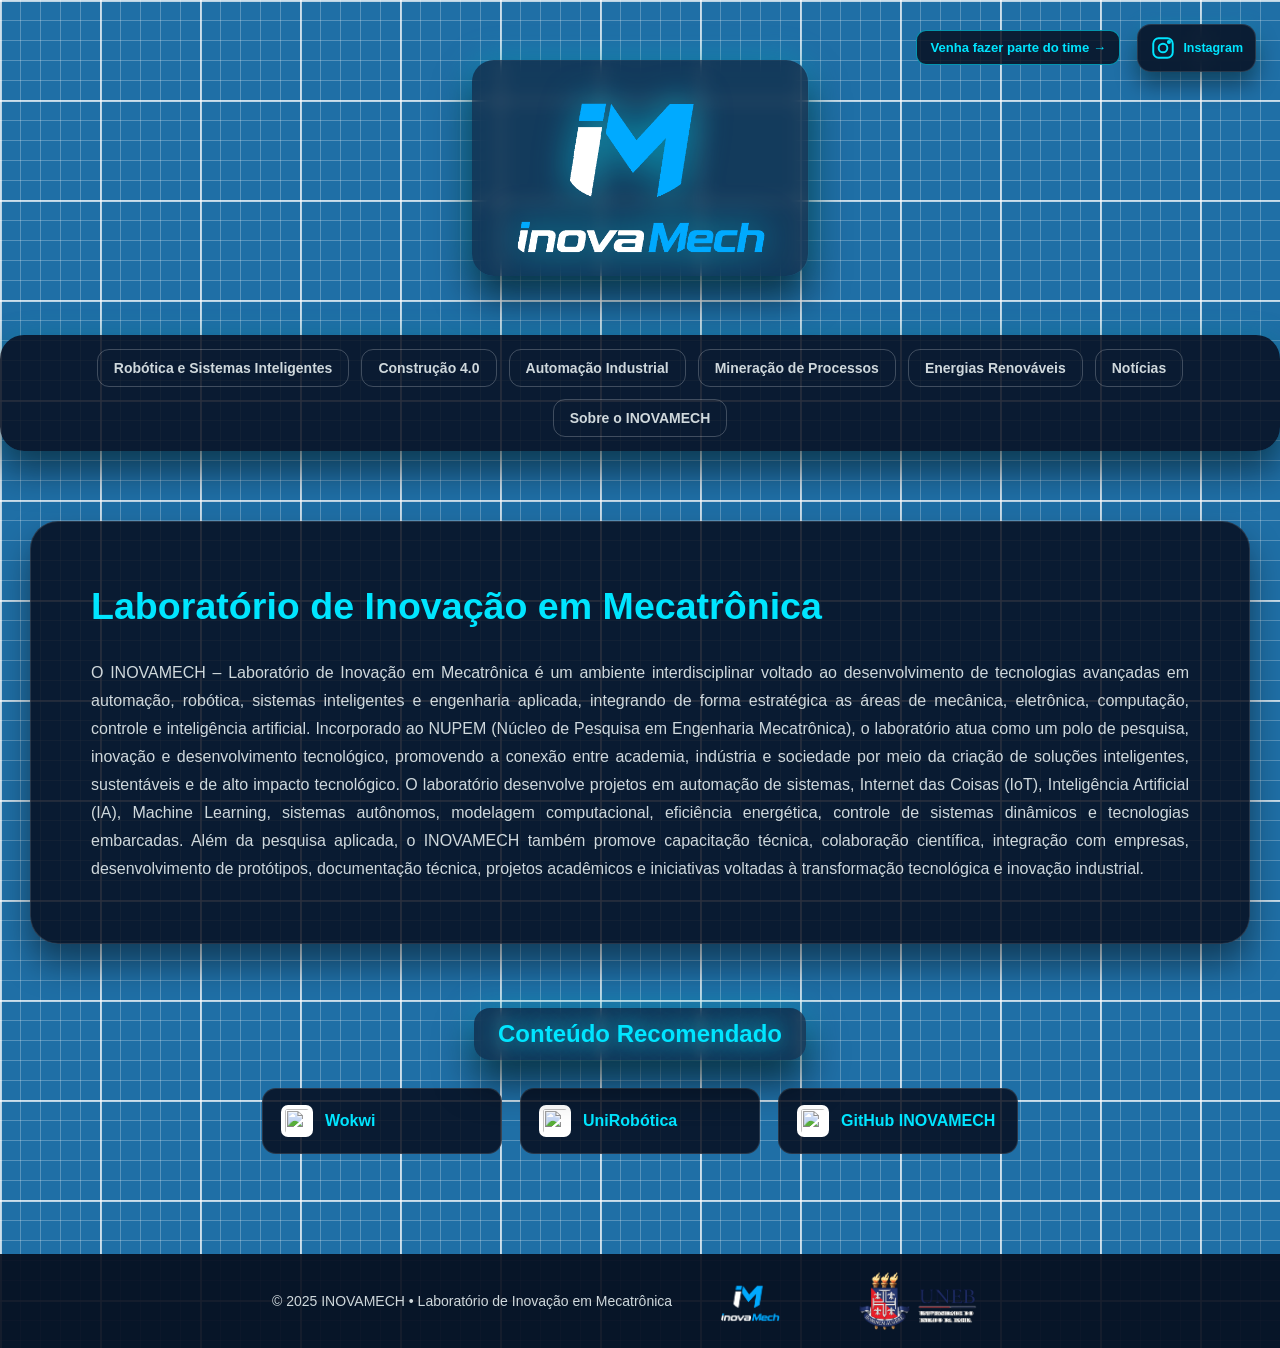
<file: index.html>
<!DOCTYPE html>
<html lang="pt-BR">

<head>

  <meta charset="UTF-8">

  <meta
    name="viewport"
    content="width=device-width, initial-scale=1.0"
  >

  <title>INOVAMECH | Educação baseada em Prototipagem para Inovação Mecatrônica (PIM)</title>

  <meta
    name="description"
    content="Laboratório de inovação em mecatrônica, automação, IA, IoT, robótica e sistemas inteligentes."
  >

  <link
    rel="stylesheet"
    href="style_inovamech.css"
  >

  <link rel="icon" type="image/png" href="favicon.png">

</head>

<body>

  <!-- ==================================================
       ÍCONE INSTAGRAM (fixo, mesmo layout dos outros ícones)
  ================================================== -->

  <a
    href="https://instagram.com/inovamech.eng"
    target="_blank"
    class="social-button"
    aria-label="Instagram do INOVAMECH"
  >

    <svg viewBox="0 0 24 24" fill="none" stroke="currentColor" stroke-width="1.8" stroke-linecap="round" stroke-linejoin="round">
      <rect x="3" y="3" width="18" height="18" rx="5"/>
      <circle cx="12" cy="12" r="4"/>
      <circle cx="17.5" cy="6.5" r="1"/>
    </svg>

    <span>Instagram</span>

  </a>

  <a
    class="join-team-top-link"
    href="pages/sobre.html#join-team"
  >
    Venha fazer parte do time →
  </a>


  <!-- ==================================================
       TOPO
  ================================================== -->

  <header class="topbar">

    <div class="brand">

      <img
        src="logoBranco-removebg.png"
        alt="INOVAMECH"
        class="brand-logo"
      >

    </div>

  </header>


  <!-- ==================================================
       MENU PRINCIPAL - 5 EIXOS DE INOVAÇÃO
  ================================================== -->

  <nav class="tabs-center">

    <a href="pages/robotica-sistemas.html" class="tab-link">
      Robótica e Sistemas Inteligentes
    </a>

    <a href="pages/construcao-4.0.html" class="tab-link">
      Construção 4.0
    </a>

    <a href="pages/automacao-industrial.html" class="tab-link">
      Automação Industrial
    </a>

    <a href="pages/mineracao-processos.html" class="tab-link">
      Mineração de Processos
    </a>

    <a href="pages/energias-renovaveis.html" class="tab-link">
      Energias Renováveis
    </a>

    <a href="pages/noticias.html" 
    class="tab-link">
      Notícias
    </a>

    <a href="pages/sobre.html" class="tab-link">
      Sobre o INOVAMECH
    </a>

    
  </nav>


  <!-- ==================================================
       CONTAINER
  ================================================== -->

  <main class="container">

    <!-- ==================================================
         HERO
    ================================================== -->

    <section class="home-grid">

      <section class="hero-card home-main-card">

        <h2>
          Laboratório de Inovação em Mecatrônica
        </h2>

        <p>

          O INOVAMECH – Laboratório de Inovação em Mecatrônica é um ambiente interdisciplinar voltado ao desenvolvimento de tecnologias avançadas em automação, robótica, sistemas inteligentes e engenharia aplicada, integrando de forma estratégica as áreas de mecânica, eletrônica, computação, controle e inteligência artificial.

          Incorporado ao NUPEM (Núcleo de Pesquisa em Engenharia Mecatrônica), o laboratório atua como um polo de pesquisa, inovação e desenvolvimento tecnológico, promovendo a conexão entre academia, indústria e sociedade por meio da criação de soluções inteligentes, sustentáveis e de alto impacto tecnológico.

          O laboratório desenvolve projetos em automação de sistemas, Internet das Coisas (IoT), Inteligência Artificial (IA), Machine Learning, sistemas autônomos, modelagem computacional, eficiência energética, controle de sistemas dinâmicos e tecnologias embarcadas.

          Além da pesquisa aplicada, o INOVAMECH também promove capacitação técnica, colaboração científica, integração com empresas, desenvolvimento de protótipos, documentação técnica, projetos acadêmicos e iniciativas voltadas à transformação tecnológica e inovação industrial.

        </p>

      </section>

      
    </section>


    <!-- ==================================================
         DESTAQUES — reservado para uso futuro
    ==================================================
    <section class="section-area">

      <div class="section-header">

        <h2>
          Must See • Publicações em Destaque
        </h2>

      </div>

      <div
        class="drive-grid"
        id="destaques-grid"
      >
      </div>

    </section>
    -->


    <!-- ==================================================
         RECOMENDAÇÕES
    ================================================== -->

    <section class="section-area">

      <div class="section-header">

        <h2>
          Conteúdo Recomendado
        </h2>

      </div>

      <div class="recommend-grid">


        <!-- WOKWI -->

        <a
          class="recommend-card"
          href="https://wokwi.com"
          target="_blank"
          rel="noopener noreferrer"
        >

          <img
            class="recommend-logo"
            data-favicon-url="https://wokwi.com"
            alt=""
          >

          <h3>
            Wokwi
          </h3>

        </a>


        <!-- UNIROBOTICA -->

        <a
          class="recommend-card"
          href="https://unirobotica.com.br"
          target="_blank"
          rel="noopener noreferrer"
        >

          <img
            class="recommend-logo"
            data-favicon-url="https://unirobotica.com.br/favicon.png"
            alt=""
          >

          <h3>
            UniRobótica
          </h3>

        </a>


        <!-- GITHUB -->

        <a
          class="recommend-card"
          href="https://github.com/inovaMech"
          target="_blank"
          rel="noopener noreferrer"
        >

          <img
            class="recommend-logo"
            data-favicon-url="https://github.com/inovaMech"
            alt=""
          >

          <h3>
            GitHub INOVAMECH
          </h3>

        </a>

      </div>

    </section>

  </main>


  <!-- ==================================================
       FOOTER
  ================================================== -->

  <footer class="footer">

    <img
      src="logo-dcet-uneb.png?v=2"
      alt="DCET-I UNEB — Departamento de Ciências Exatas e da Terra"
      class="footer-partner-logo"
    >

    <img
      src="logoBranco-removebg.png"
      alt="INOVAMECH"
      class="footer-inovamech-logo"
    >

    © 2025 INOVAMECH • Laboratório de Inovação em Mecatrônica

  </footer>


  <!-- ==================================================
       SCRIPT
  ================================================== -->

  <script src="script_inovamech.js"></script>

  <script>

    loadRecommendationFavicons();
    
  </script>

</body>

</html>
</file>
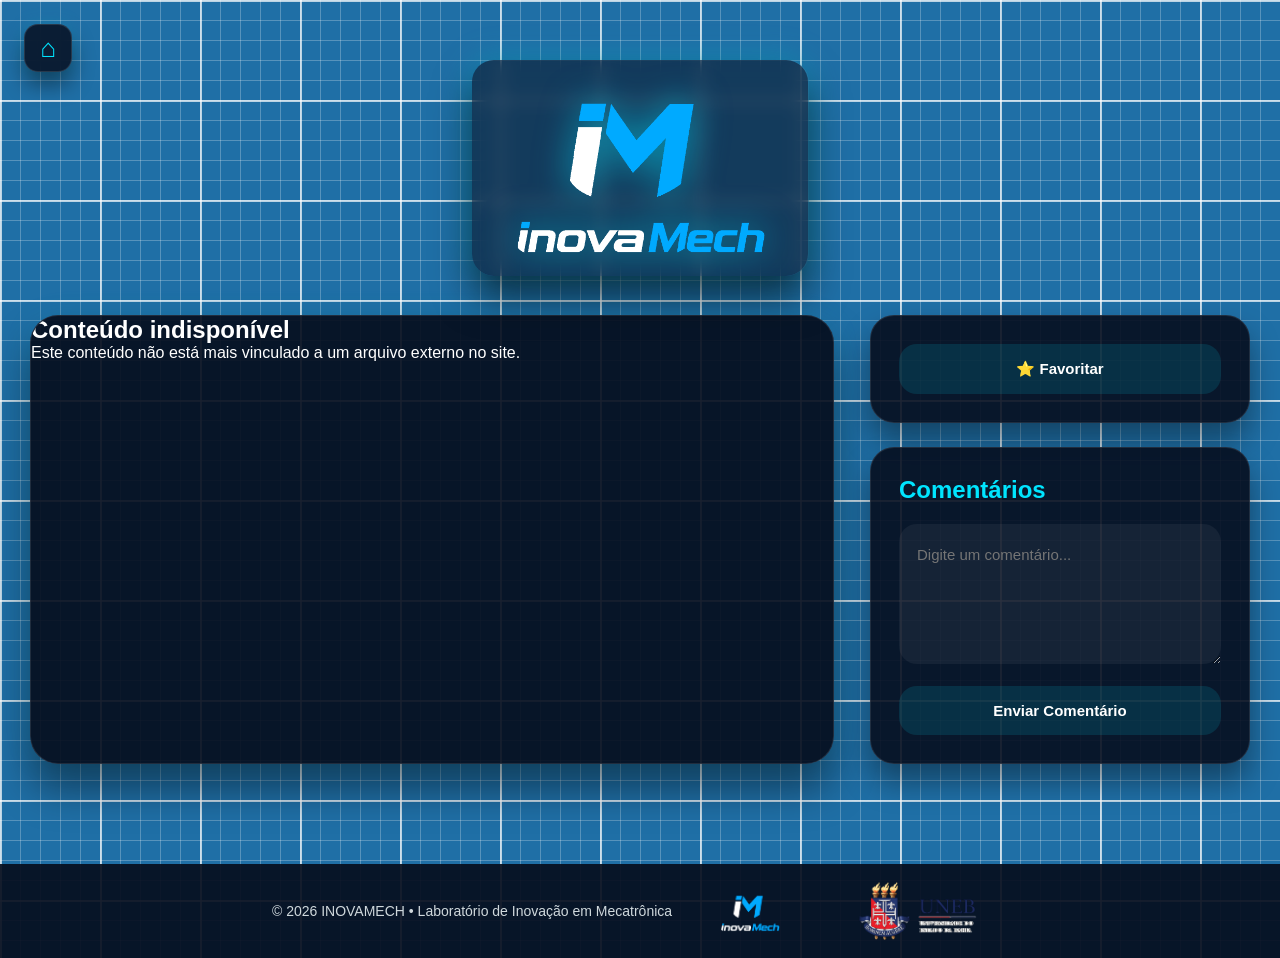
<file: viewer.html>
<!DOCTYPE html>
<html lang="pt-BR">

<head>

  <meta charset="UTF-8">

  <meta
    name="viewport"
    content="width=device-width, initial-scale=1.0"
  >

  <title>
    INOVAMECH
  </title>

  <link
    rel="stylesheet"
    href="style_inovamech.css"
  >

  <link rel="icon" type="image/png" href="favicon.png">

</head>

<body>


  <!-- =========================================
       HOME BUTTON
  ========================================== -->

  <a
    id="viewer-home-button"
    class="home-button"
    href="index.html"
  >

    <span>⌂</span>

  </a>


  <!-- =========================================
       HEADER
  ========================================== -->

  <header class="topbar">

    <div class="brand">

      <img
        src="logoBranco-removebg.png"
        alt="INOVAMECH"
        class="brand-logo"
      >

    </div>

  </header>


  <!-- =========================================
       VIEWER LAYOUT
  ========================================== -->

  <main class="viewer-layout">


    <!-- =====================================
         DOCUMENTO
    ====================================== -->

    <section class="viewer-content">

      <div class="viewer-empty-state">

        <h2>Conteúdo indisponível</h2>

        <p>Este conteúdo não está mais vinculado a um arquivo externo no site.</p>

      </div>

    </section>


    <!-- =====================================
         SIDEBAR
    ====================================== -->

    <aside class="viewer-sidebar">


      <!-- =================================
           ACTIONS
      ================================== -->

      <div class="viewer-card">

        <div class="viewer-actions">

          <button
            id="favorite-btn"
            class="viewer-btn"
            disabled
          >
            ⭐ Favoritar
          </button>

        </div>

      </div>


      <!-- =================================
           COMMENTS
      ================================== -->

      <div class="viewer-card">

        <h2 class="comment-title">

          Comentários

        </h2>

        <textarea
          id="comment-input"
          placeholder="Digite um comentário..."
        ></textarea>

        <button
          id="comment-btn"
          class="viewer-btn"
        >
          Enviar Comentário
        </button>

        <div id="comments-list"></div>

      </div>

    </aside>

  </main>


  <!-- =========================================
       FOOTER
  ========================================== -->

  <footer class="footer">

    <img
      src="logo-dcet-uneb.png?v=2"
      alt="DCET-I UNEB — Departamento de Ciências Exatas e da Terra"
      class="footer-partner-logo"
    >

    <img
      src="logoBranco-removebg.png"
      alt="INOVAMECH"
      class="footer-inovamech-logo"
    >

    © 2026 INOVAMECH • Laboratório de Inovação em Mecatrônica

  </footer>


  <!-- =========================================
       SCRIPT
  ========================================== -->

  <script>

    const homeButton =
    document.getElementById(
      "viewer-home-button"
    );

    if(homeButton){
      homeButton.href = "index.html";
    }

      homeButton.href =
      "pages/academico.html";

    }


    /* =====================================
       INFORMÁTICA
    ====================================== */

    else if(from === "informatica"){

      localStorage.setItem(
        "academicTab",
        "informatica-grid"
      );

      homeButton.href =
      "pages/academico.html";

    }


    /* =====================================
       COMP APLICADA
    ====================================== */

    else if(from === "compaplicada"){

      localStorage.setItem(
        "academicTab",
        "comp-grid"
      );

      homeButton.href =
      "pages/academico.html";

    }


    /* =====================================
       INDEX
    ====================================== */

    else if(from === "index"){

      homeButton.href =
      "index.html";

    }


    /* =====================================
       OUTRAS PÁGINAS
    ====================================== */

    else if(from){

      homeButton.href =
      `pages/${from}.html`;

    }


    /* =====================================
       FALLBACK
    ====================================== */

    else{

      homeButton.href =
      "index.html";

    }


    /* =====================================
       FAVORITOS
    ====================================== */

    const favoriteBtn =

    document.getElementById(
      "favorite-btn"
    );


    favoriteBtn.addEventListener(

      "click",

      () => {

        let favorites =

        JSON.parse(

          localStorage.getItem(
            "favorites"
          )

        ) || [];


        if(

          !favorites.includes(fileId)

        ){

          favorites.push(fileId);


          localStorage.setItem(

            "favorites",

            JSON.stringify(favorites)

          );


          favoriteBtn.innerHTML =
          "⭐ Favoritado";

        }

        else{

          favoriteBtn.innerHTML =
          "⭐ Já Favoritado";

        }

      }

    );


    /* =====================================
       COMMENTS
    ====================================== */

    const commentInput =

    document.getElementById(
      "comment-input"
    );


    const commentBtn =

    document.getElementById(
      "comment-btn"
    );


    const commentsList =

    document.getElementById(
      "comments-list"
    );


    function loadComments(){

      const comments =

      JSON.parse(

        localStorage.getItem(
          `comments_${fileId}`
        )

      ) || [];


      commentsList.innerHTML = "";


      comments.forEach(comment => {

        commentsList.innerHTML += `

          <div class="comment-card">

            ${comment}

          </div>

        `;

      });

    }


    commentBtn.addEventListener(

      "click",

      () => {

        const text =

        commentInput.value.trim();


        if(!text) return;


        const comments =

        JSON.parse(

          localStorage.getItem(
            `comments_${fileId}`
          )

        ) || [];


        comments.push(text);


        localStorage.setItem(

          `comments_${fileId}`,

          JSON.stringify(comments)

        );


        commentInput.value = "";


        loadComments();

      }

    );


    loadComments();

  </script>

</body>
</html>
</file>
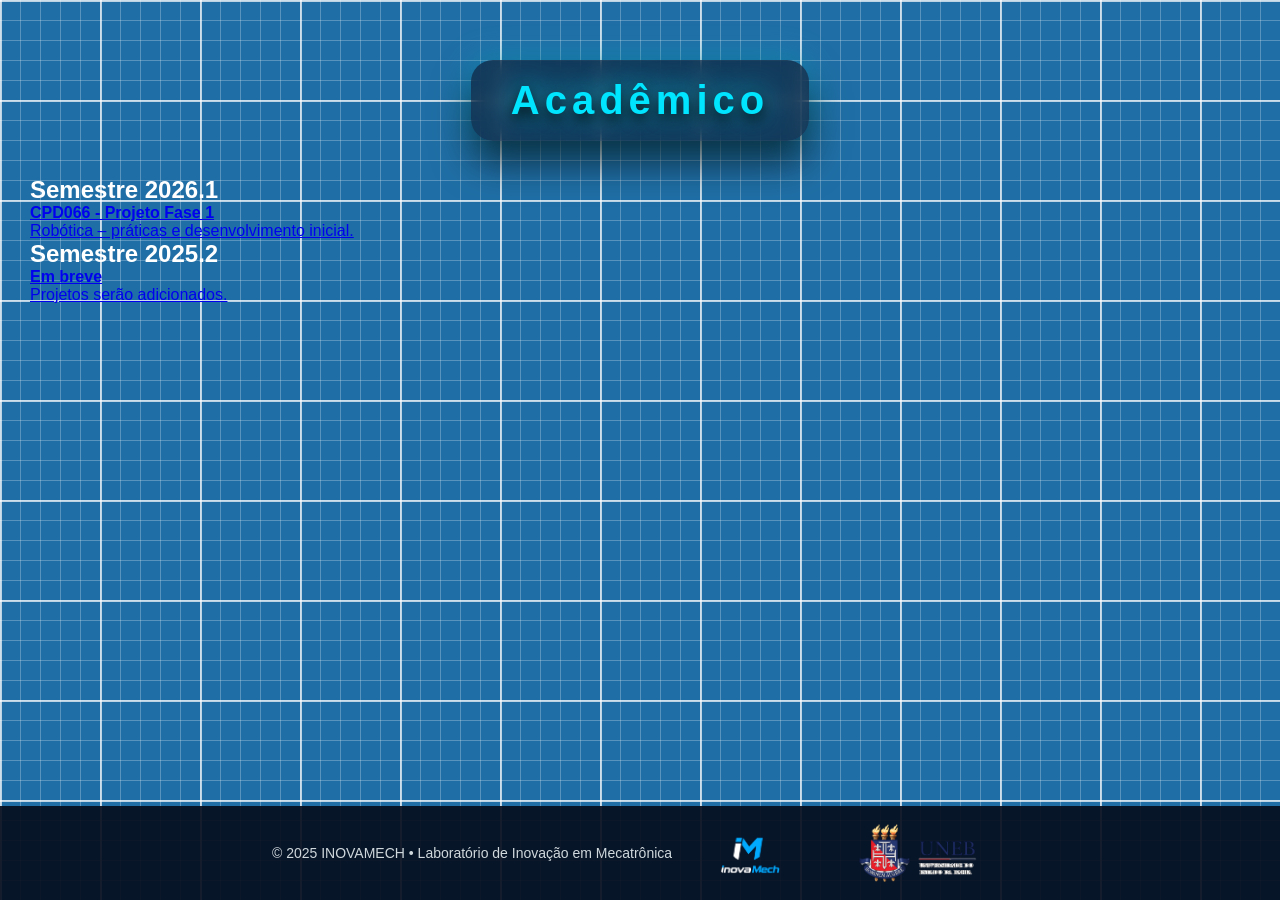
<file: pages/academico.html>
<!DOCTYPE html>
<html lang="pt-BR">
<head>
  <meta charset="UTF-8">
  <title>Acadêmico | Inovamech</title>
  <link rel="stylesheet" href="../style_inovamech.css">
  <link rel="icon" type="image/png" href="../favicon.png">

</head>
<body>

<header class="topbar">
  <div class="brand">
    <h1>Acadêmico</h1>
  </div>
</header>

<main class="container">

  <!-- 2026.1 -->
  <section>
    <h2>Semestre 2026.1</h2>

    <div class="cards">
      <a class="card" href="https://robotica.unirobotica.com.br/notebooks/pratica/2026_1/CPD066_ProjetoFase1.html">
        <h4>CPD066 - Projeto Fase 1</h4>
        <p>Robótica – práticas e desenvolvimento inicial.</p>
      </a>
    </div>
  </section>

  <!-- 2025.2 -->
  <section>
    <h2>Semestre 2025.2</h2>

    <div class="cards">
      <a class="card" href="#">
        <h4>Em breve</h4>
        <p>Projetos serão adicionados.</p>
      </a>
    </div>
  </section>

</main>

<footer class="footer">

  <img
    src="../logo-dcet-uneb.png?v=2"
    alt="DCET-I UNEB — Departamento de Ciências Exatas e da Terra"
    class="footer-partner-logo"
  >

  <img
    src="../logoBranco-removebg.png"
    alt="INOVAMECH"
    class="footer-inovamech-logo"
  >

  © 2025 INOVAMECH • Laboratório de Inovação em Mecatrônica

</footer>

</body>
</html>
</file>
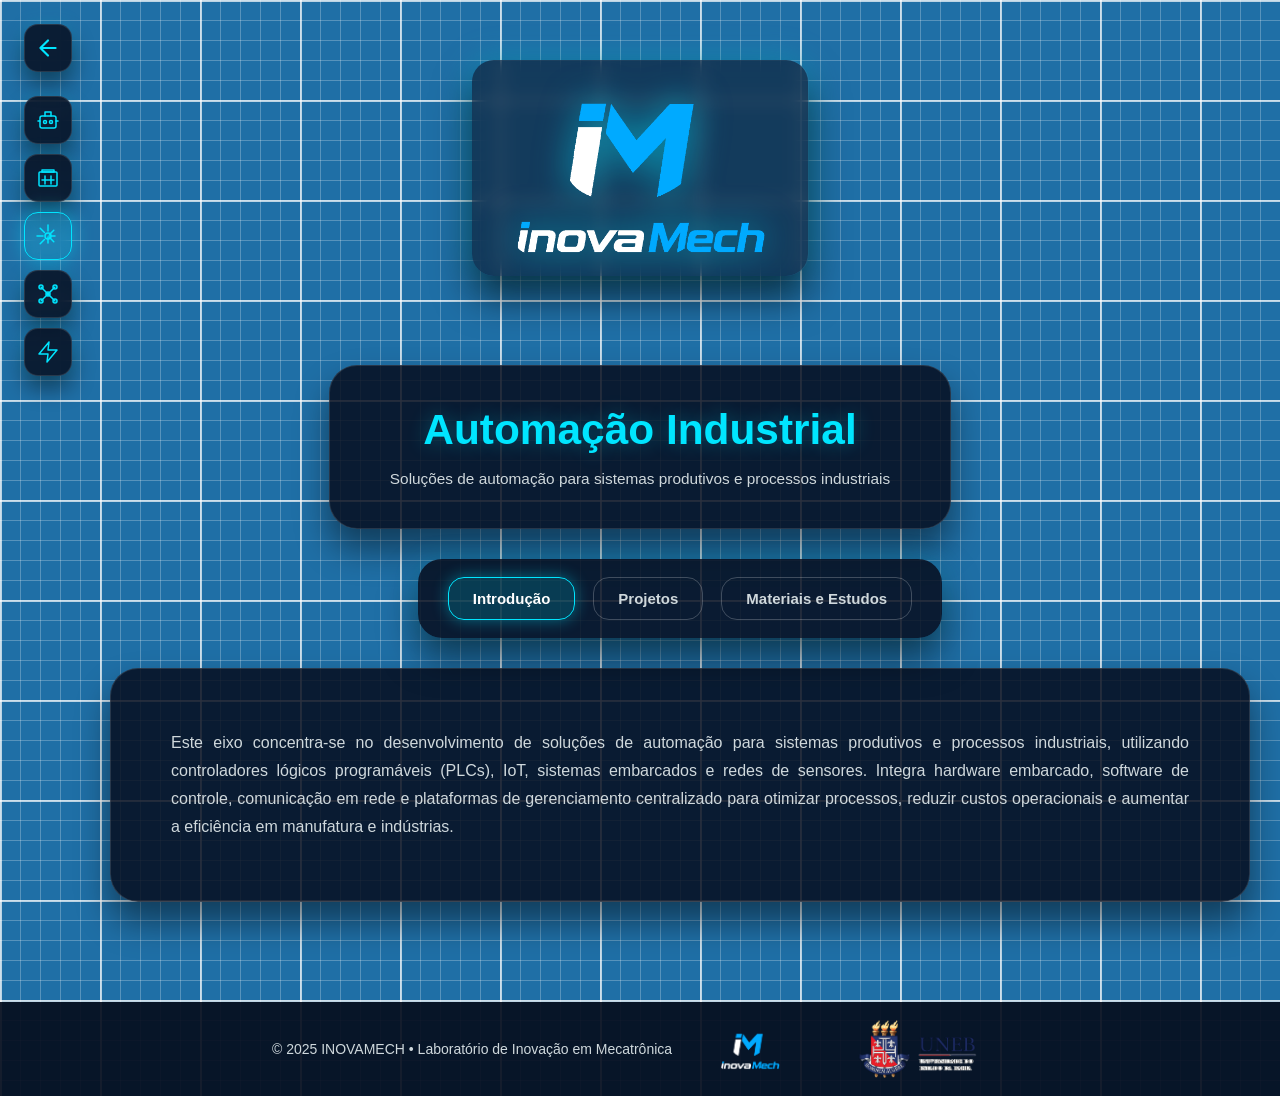
<file: pages/automacao-industrial.html>
<!DOCTYPE html>
<html lang="pt-BR">

<head>

  <meta charset="UTF-8">

  <meta
    name="viewport"
    content="width=device-width, initial-scale=1.0"
  >

  <title>Automação Industrial | INOVAMECH</title>

  <link
    rel="stylesheet"
    href="../style_inovamech.css"
  >

  <link rel="icon" type="image/png" href="../favicon.png">

</head>

<body>

  <a href="../index.html" class="home-button">
    <svg viewBox="0 0 24 24" fill="none" stroke="currentColor" stroke-width="2" stroke-linecap="round" stroke-linejoin="round">
      <path d="M19 12H5M12 19l-7-7 7-7"/>
    </svg>
  </a>


  <header class="topbar">

    <div class="brand">

      <img
        src="../logoBranco-removebg.png"
        alt="INOVAMECH"
        class="brand-logo"
      >

    </div>
  </header>


  <section class="internal-header">

    
    <div class="internal-header-panel">

      <h1>Automação Industrial</h1>

    <p class="eixo-subtitle">
      Soluções de automação para sistemas produtivos e processos industriais
    </p>

    </div>

  </section>


  <main class="container">


    <div class="eixo-tabs-container">

      <div class="eixo-tabs">

        <a href="#introducao" class="eixo-tab active" data-target="introducao">
          Introdução
        </a>

        <a href="#projetos" class="eixo-tab" data-target="projetos">
          Projetos
        </a>

        <a href="#artigos" class="eixo-tab" data-target="artigos">
          Materiais e Estudos
        </a>

      </div>

    </div>


    <section id="introducao" class="eixo-section active-section">

      <div class="hero-card">

        <p>
          Este eixo concentra-se no desenvolvimento de soluções de automação para sistemas produtivos e processos industriais, utilizando controladores lógicos programáveis (PLCs), IoT, sistemas embarcados e redes de sensores. Integra hardware embarcado, software de controle, comunicação em rede e plataformas de gerenciamento centralizado para otimizar processos, reduzir custos operacionais e aumentar a eficiência em manufatura e indústrias.
        </p>

      </div>

    </section>


    <section id="projetos" class="eixo-section">

      <div class="drive-grid" id="grid-projetos">
      </div>

    </section>




    <section id="artigos" class="eixo-section">

      <div class="drive-grid" id="grid-artigos">
      </div>

    </section>



  </main>


  <footer class="footer">

    <img
      src="../logo-dcet-uneb.png?v=2"
      alt="DCET-I UNEB — Departamento de Ciências Exatas e da Terra"
      class="footer-partner-logo"
    >

    <img
      src="../logoBranco-removebg.png"
      alt="INOVAMECH"
      class="footer-inovamech-logo"
    >

    © 2025 INOVAMECH • Laboratório de Inovação em Mecatrônica

  </footer>


  <script src="../script_inovamech.js"></script>

</body>

</html>
</file>
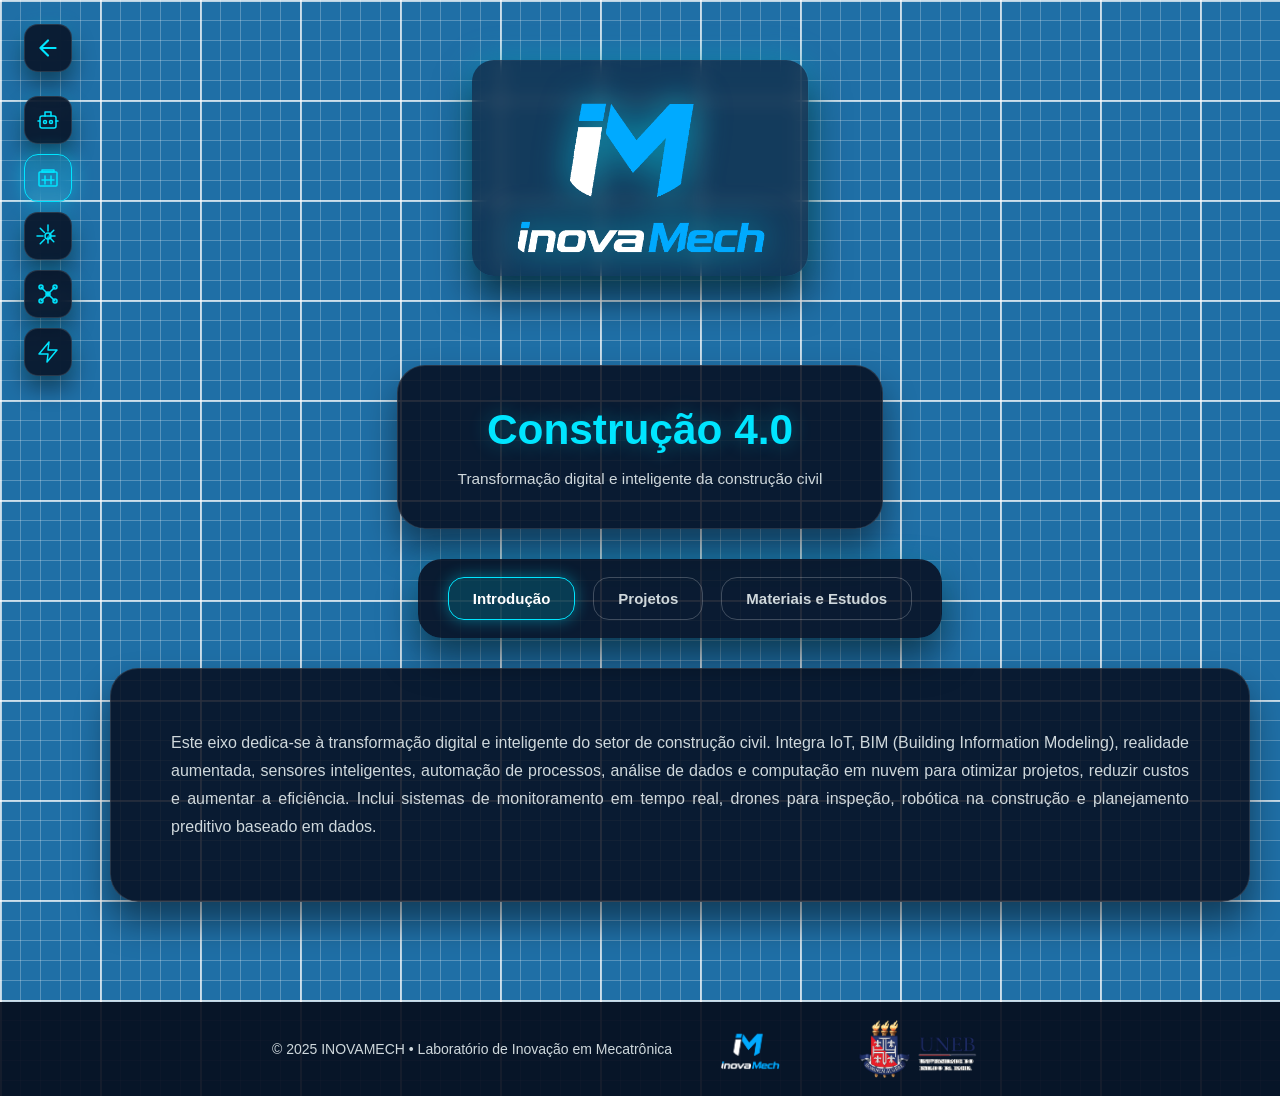
<file: pages/construcao-4.0.html>
<!DOCTYPE html>
<html lang="pt-BR">

<head>

  <meta charset="UTF-8">

  <meta
    name="viewport"
    content="width=device-width, initial-scale=1.0"
  >

  <title>Construção 4.0 | INOVAMECH</title>

  <link
    rel="stylesheet"
    href="../style_inovamech.css"
  >

  <link rel="icon" type="image/png" href="../favicon.png">

</head>

<body>

  <a href="../index.html" class="home-button">
    <svg viewBox="0 0 24 24" fill="none" stroke="currentColor" stroke-width="2" stroke-linecap="round" stroke-linejoin="round">
      <path d="M19 12H5M12 19l-7-7 7-7"/>
    </svg>
  </a>


  <header class="topbar">

    <div class="brand">

      <img
        src="../logoBranco-removebg.png"
        alt="INOVAMECH"
        class="brand-logo"
      >

    </div>
  </header>


  <section class="internal-header">

    
    <div class="internal-header-panel">

      <h1>Construção 4.0</h1>

    <p class="eixo-subtitle">
      Transformação digital e inteligente da construção civil
    </p>

    </div>

  </section>


  <main class="container">


    <div class="eixo-tabs-container">

      <div class="eixo-tabs">

        <a href="#introducao" class="eixo-tab active" data-target="introducao">
          Introdução
        </a>

        <a href="#projetos" class="eixo-tab" data-target="projetos">
          Projetos
        </a>

        <a href="#artigos" class="eixo-tab" data-target="artigos">
          Materiais e Estudos
        </a>

      </div>

    </div>


    <section id="introducao" class="eixo-section active-section">

      <div class="hero-card">

        <p>
          Este eixo dedica-se à transformação digital e inteligente do setor de construção civil. Integra IoT, BIM (Building Information Modeling), realidade aumentada, sensores inteligentes, automação de processos, análise de dados e computação em nuvem para otimizar projetos, reduzir custos e aumentar a eficiência. Inclui sistemas de monitoramento em tempo real, drones para inspeção, robótica na construção e planejamento preditivo baseado em dados.
        </p>

      </div>

    </section>


    <section id="projetos" class="eixo-section">

      <div class="drive-grid" id="grid-projetos">
      </div>

    </section>




    <section id="artigos" class="eixo-section">

      <div class="drive-grid" id="grid-artigos">
      </div>

    </section>



  </main>


  <footer class="footer">

    <img
      src="../logo-dcet-uneb.png?v=2"
      alt="DCET-I UNEB — Departamento de Ciências Exatas e da Terra"
      class="footer-partner-logo"
    >

    <img
      src="../logoBranco-removebg.png"
      alt="INOVAMECH"
      class="footer-inovamech-logo"
    >

    © 2025 INOVAMECH • Laboratório de Inovação em Mecatrônica

  </footer>


  <script src="../script_inovamech.js"></script>

</body>

</html>
</file>
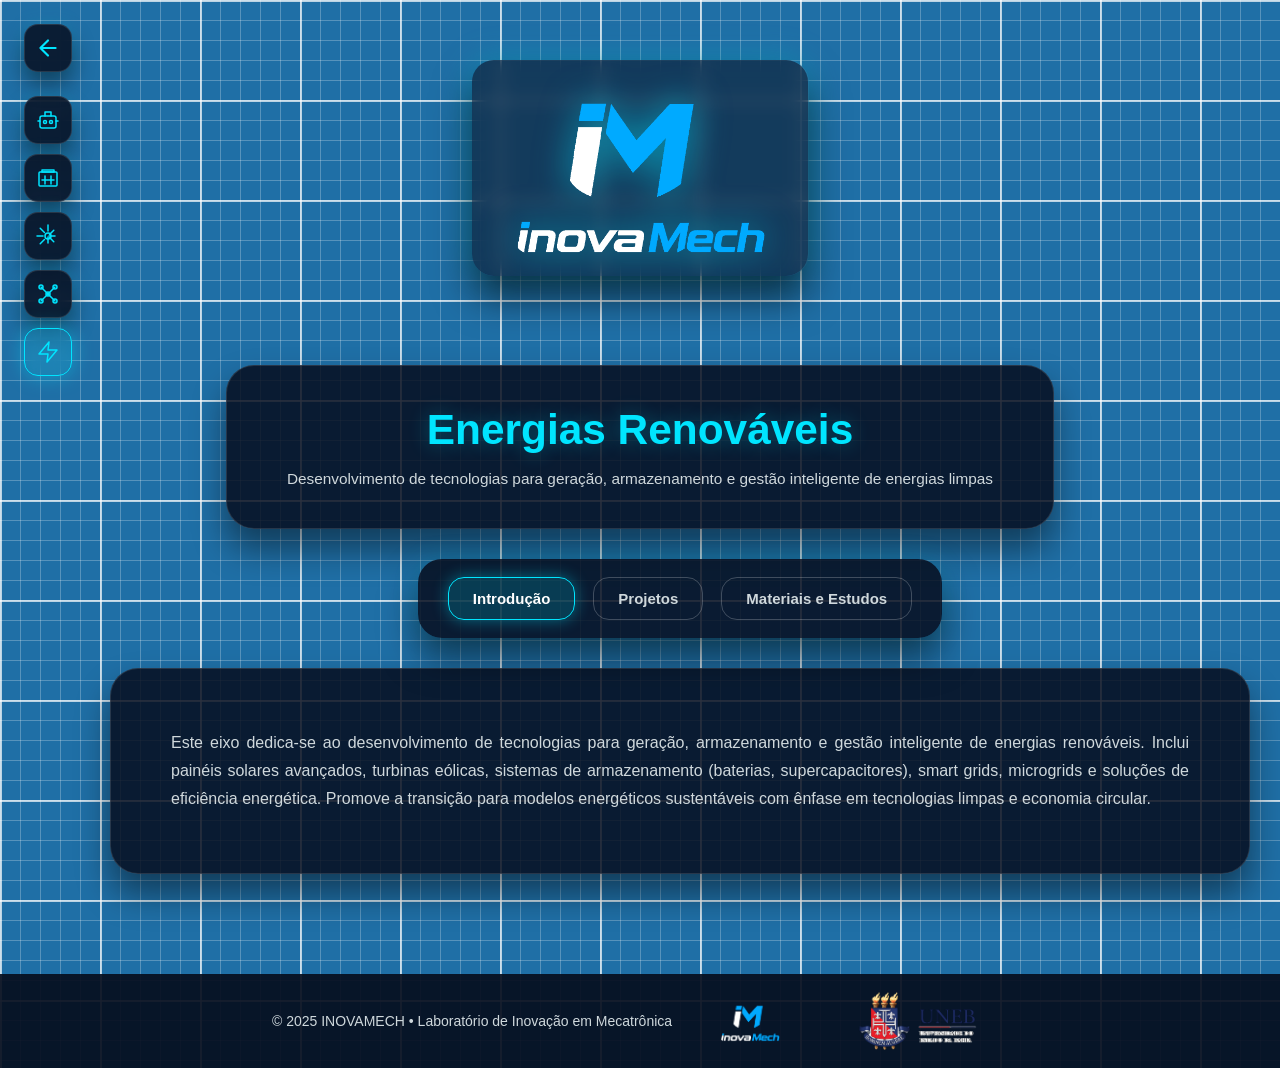
<file: pages/energias-renovaveis.html>
<!DOCTYPE html>
<html lang="pt-BR">

<head>

  <meta charset="UTF-8">

  <meta
    name="viewport"
    content="width=device-width, initial-scale=1.0"
  >

  <title>Energias Renováveis | INOVAMECH</title>

  <link
    rel="stylesheet"
    href="../style_inovamech.css"
  >

  <link rel="icon" type="image/png" href="../favicon.png">

</head>

<body>

  <a href="../index.html" class="home-button">
    <svg viewBox="0 0 24 24" fill="none" stroke="currentColor" stroke-width="2" stroke-linecap="round" stroke-linejoin="round">
      <path d="M19 12H5M12 19l-7-7 7-7"/>
    </svg>
  </a>


  <header class="topbar">

    <div class="brand">

      <img
        src="../logoBranco-removebg.png"
        alt="INOVAMECH"
        class="brand-logo"
      >

    </div>
  </header>


  <section class="internal-header">

    
    <div class="internal-header-panel">

      <h1>Energias Renováveis</h1>

    <p class="eixo-subtitle">
      Desenvolvimento de tecnologias para geração, armazenamento e gestão inteligente de energias limpas
    </p>

    </div>

  </section>


  <main class="container">


    <div class="eixo-tabs-container">

      <div class="eixo-tabs">

        <a href="#introducao" class="eixo-tab active" data-target="introducao">
          Introdução
        </a>

        <a href="#projetos" class="eixo-tab" data-target="projetos">
          Projetos
        </a>

        <a href="#artigos" class="eixo-tab" data-target="artigos">
          Materiais e Estudos
        </a>

      </div>

    </div>


    <section id="introducao" class="eixo-section active-section">

      <div class="hero-card">

        <p>
          Este eixo dedica-se ao desenvolvimento de tecnologias para geração, armazenamento e gestão inteligente de energias renováveis. Inclui painéis solares avançados, turbinas eólicas, sistemas de armazenamento (baterias, supercapacitores), smart grids, microgrids e soluções de eficiência energética. Promove a transição para modelos energéticos sustentáveis com ênfase em tecnologias limpas e economia circular.
        </p>

      </div>

    </section>


    <section id="projetos" class="eixo-section">

      <div class="drive-grid" id="grid-projetos">
      </div>

    </section>




    <section id="artigos" class="eixo-section">

      <div class="drive-grid" id="grid-artigos">
      </div>

    </section>



  </main>


  <footer class="footer">

    <img
      src="../logo-dcet-uneb.png?v=2"
      alt="DCET-I UNEB — Departamento de Ciências Exatas e da Terra"
      class="footer-partner-logo"
    >

    <img
      src="../logoBranco-removebg.png"
      alt="INOVAMECH"
      class="footer-inovamech-logo"
    >

    © 2025 INOVAMECH • Laboratório de Inovação em Mecatrônica

  </footer>


  <script src="../script_inovamech.js"></script>


</body>

</html>
</file>
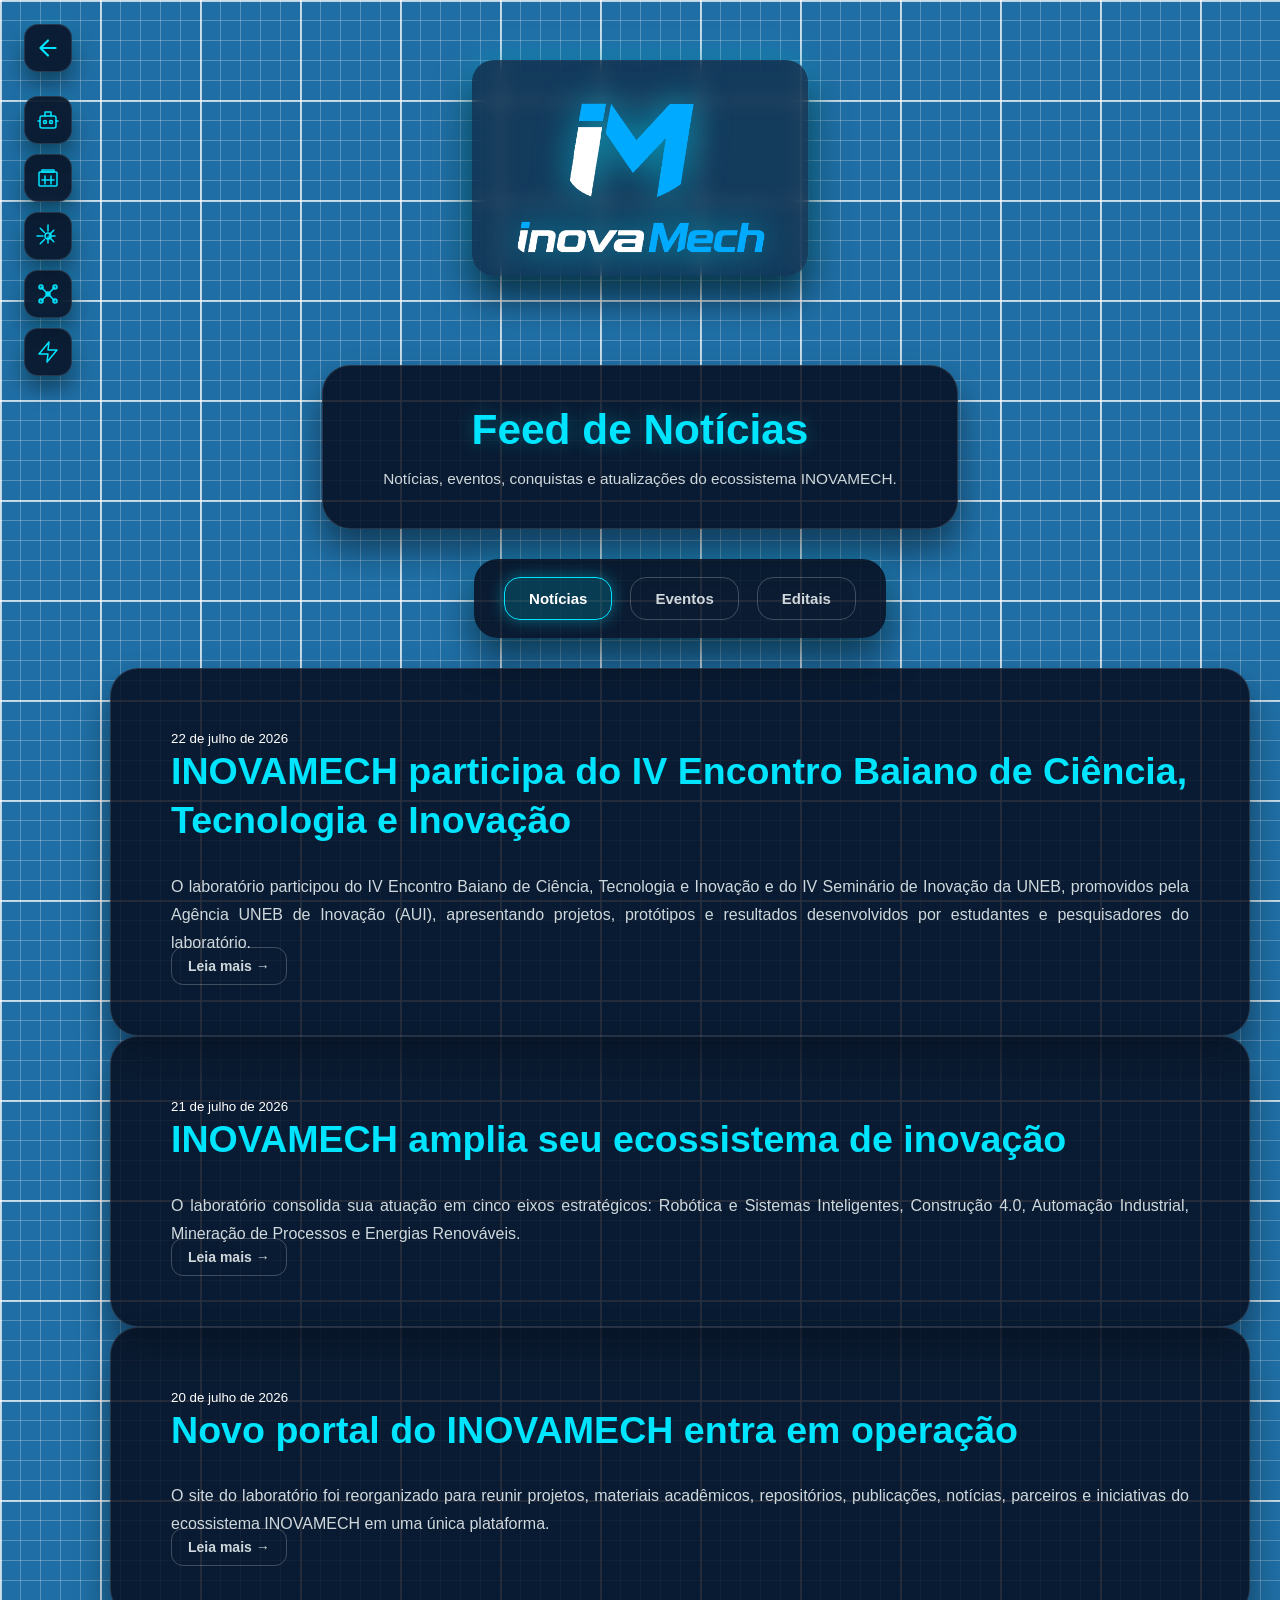
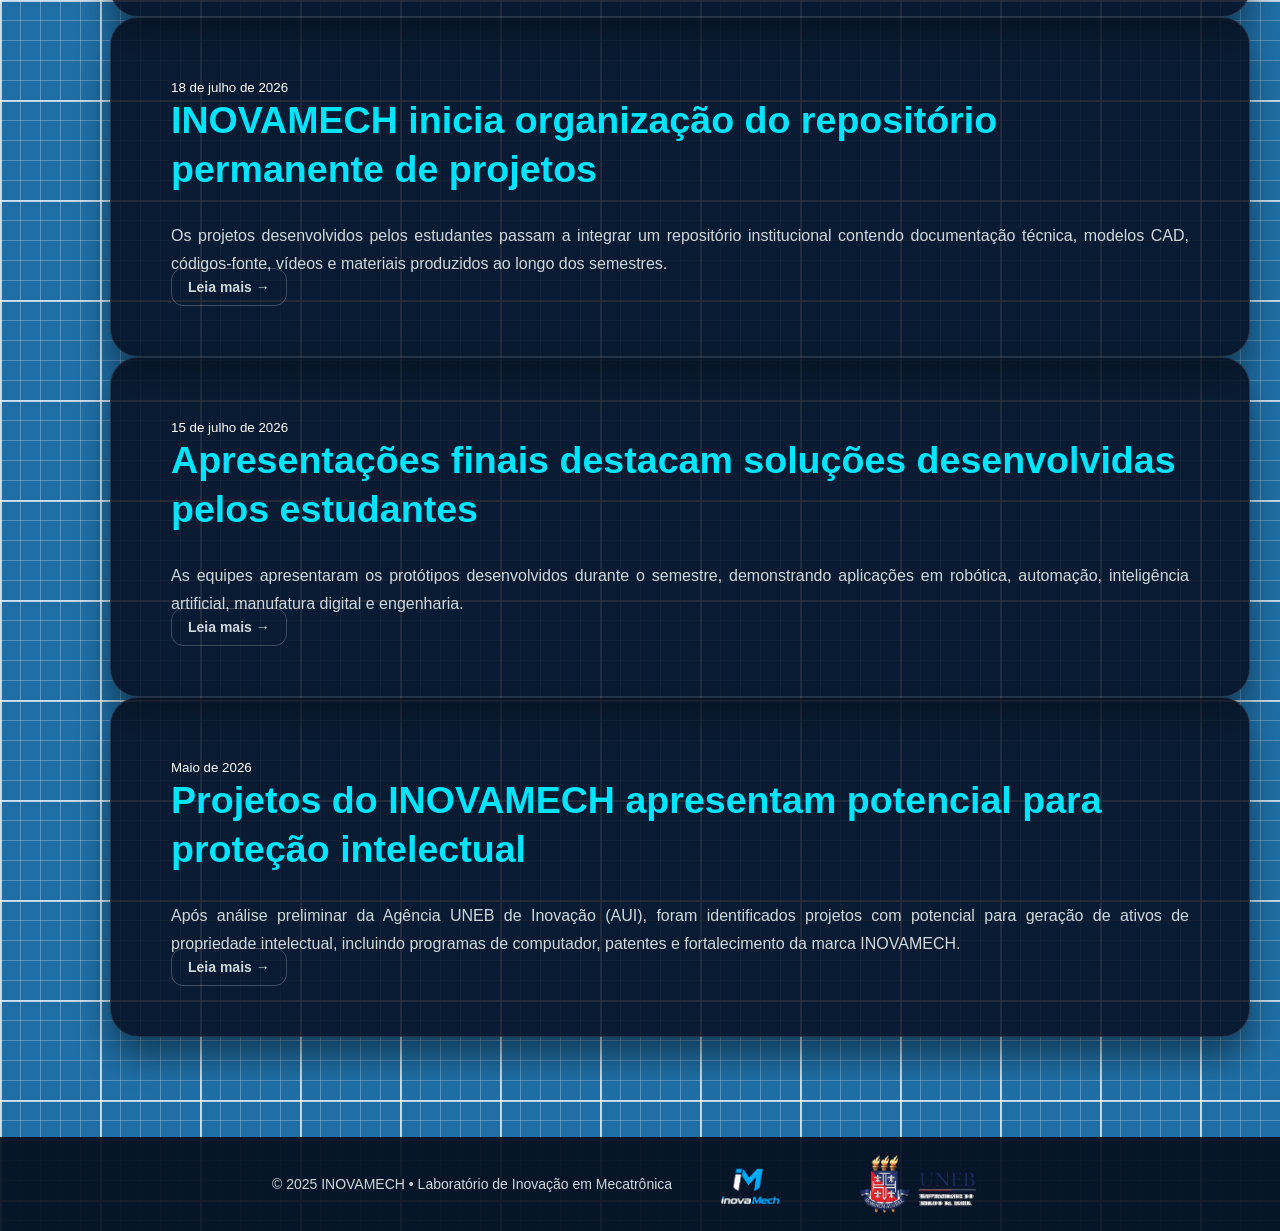
<file: pages/noticias.html>
<!DOCTYPE html>
<html lang="pt-BR">

<head>

  <meta charset="UTF-8">

  <meta
    name="viewport"
    content="width=device-width, initial-scale=1.0"
  >

  <title>Notícias | INOVAMECH</title>

  <link
    rel="stylesheet"
    href="../style_inovamech.css"
  >

  <link rel="icon" type="image/png" href="../favicon.png">

</head>


<body>


  <!-- Botão voltar -->

  <a href="../index.html" class="home-button">

    <svg viewBox="0 0 24 24" fill="none" stroke="currentColor"
      stroke-width="2" stroke-linecap="round" stroke-linejoin="round">

      <path d="M19 12H5M12 19l-7-7 7-7"/>

    </svg>

  </a>



  <!-- Logo -->

  <header class="topbar">

    <div class="brand">

      <img
        src="../logoBranco-removebg.png"
        alt="INOVAMECH"
        class="brand-logo"
      >

    </div>

  </header>



  <!-- Cabeçalho -->

  <section class="internal-header">

    <div class="internal-header-panel">

      <h1>Feed de Notícias</h1>

      <p class="eixo-subtitle">
        Notícias, eventos, conquistas e atualizações do ecossistema INOVAMECH.
      </p>

    </div>

  </section>



  <main class="container">


    <!-- Menu -->

    <div class="eixo-tabs-container">

      <div class="eixo-tabs">

        <a href="#noticias" class="eixo-tab active" data-target="noticias">
          Notícias
        </a>

        <a href="#eventos" class="eixo-tab" data-target="eventos">
          Eventos
        </a>

        <a href="#editais" class="eixo-tab" data-target="editais">
          Editais
        </a>

      </div>

    </div>




    <!-- NOTÍCIAS -->

    <section id="noticias" class="eixo-section active-section">



      <article class="hero-card">

        <small>22 de julho de 2026</small>

        <h2>
          INOVAMECH participa do IV Encontro Baiano de Ciência, Tecnologia e Inovação
        </h2>

        <p>
          O laboratório participou do IV Encontro Baiano de Ciência, Tecnologia e
          Inovação e do IV Seminário de Inovação da UNEB, promovidos pela Agência
          UNEB de Inovação (AUI), apresentando projetos, protótipos e resultados
          desenvolvidos por estudantes e pesquisadores do laboratório.
        </p>

        <a class="tab-link" href="noticias/iv-encontro-baiano.html">
          Leia mais →
        </a>

      </article>




      <article class="hero-card">

        <small>21 de julho de 2026</small>

        <h2>
          INOVAMECH amplia seu ecossistema de inovação
        </h2>

        <p>
          O laboratório consolida sua atuação em cinco eixos estratégicos:
          Robótica e Sistemas Inteligentes, Construção 4.0, Automação Industrial,
          Mineração de Processos e Energias Renováveis.
        </p>

        <a class="tab-link" href="noticias/ecossistema.html">
          Leia mais →
        </a>

      </article>




      <article class="hero-card">

        <small>20 de julho de 2026</small>

        <h2>
          Novo portal do INOVAMECH entra em operação
        </h2>

        <p>
          O site do laboratório foi reorganizado para reunir projetos, materiais
          acadêmicos, repositórios, publicações, notícias, parceiros e iniciativas
          do ecossistema INOVAMECH em uma única plataforma.
        </p>

        <a class="tab-link" href="noticias/site.html">
          Leia mais →
        </a>

      </article>




      <article class="hero-card">

        <small>18 de julho de 2026</small>

        <h2>
          INOVAMECH inicia organização do repositório permanente de projetos
        </h2>

        <p>
          Os projetos desenvolvidos pelos estudantes passam a integrar um
          repositório institucional contendo documentação técnica, modelos CAD,
          códigos-fonte, vídeos e materiais produzidos ao longo dos semestres.
        </p>

        <a class="tab-link" href="noticias/repositorio.html">
          Leia mais →
        </a>

      </article>




      <article class="hero-card">

        <small>15 de julho de 2026</small>

        <h2>
          Apresentações finais destacam soluções desenvolvidas pelos estudantes
        </h2>

        <p>
          As equipes apresentaram os protótipos desenvolvidos durante o semestre,
          demonstrando aplicações em robótica, automação, inteligência artificial,
          manufatura digital e engenharia.
        </p>

        <a class="tab-link" href="noticias/projetos-2026-1.html">
          Leia mais →
        </a>

      </article>




      <article class="hero-card">

        <small>Maio de 2026</small>

        <h2>
          Projetos do INOVAMECH apresentam potencial para proteção intelectual
        </h2>

        <p>
          Após análise preliminar da Agência UNEB de Inovação (AUI), foram
          identificados projetos com potencial para geração de ativos de
          propriedade intelectual, incluindo programas de computador, patentes
          e fortalecimento da marca INOVAMECH.
        </p>

        <a class="tab-link" href="noticias/propriedade-intelectual.html">
          Leia mais →
        </a>

      </article>



    </section>





    <!-- EVENTOS -->

    <section id="eventos" class="eixo-section">

      <div class="hero-card">

        <p>
          Em breve serão publicados os eventos, workshops, palestras,
          minicursos e atividades promovidas pelo INOVAMECH.
        </p>

      </div>

    </section>





    <!-- EDITAIS -->

    <section id="editais" class="eixo-section">

      <div class="hero-card">

        <p>
          Esta seção reunirá editais de seleção de bolsistas, oportunidades,
          chamadas para projetos e avisos institucionais.
        </p>

      </div>

    </section>



  </main>




  <footer class="footer">

    <img
      src="../logo-dcet-uneb.png?v=2"
      alt="DCET-I UNEB"
      class="footer-partner-logo"
    >

    <img
      src="../logoBranco-removebg.png"
      alt="INOVAMECH"
      class="footer-inovamech-logo"
    >

    © 2025 INOVAMECH • Laboratório de Inovação em Mecatrônica

  </footer>



  <script src="../script_inovamech.js"></script>


</body>

</html>
</file>
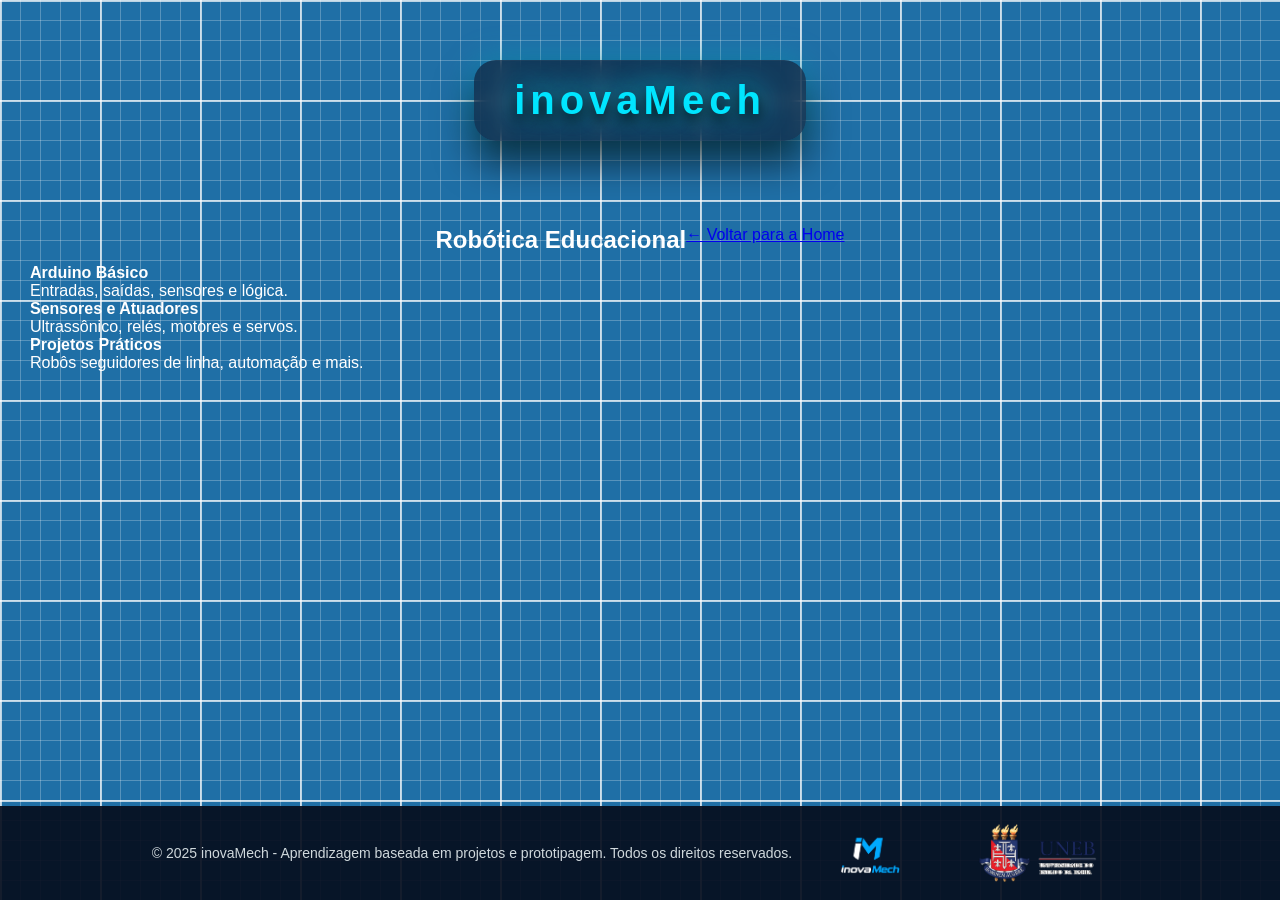
<file: pages/robotica.html>
<!DOCTYPE html>
<html lang="pt-BR">
<head>
  <meta charset="UTF-8">
  <title>Robótica | inovaMech</title>

  <meta name="description" content="Conteúdo educacional sobre robótica, Arduino, sensores e automação.">
  <meta name="viewport" content="width=device-width, initial-scale=1.0">

  <link rel="stylesheet" href="../style_inovamech.css">
  <link rel="icon" type="image/png" href="../favicon.png">

</head>
<body>

<header class="topbar">
  <div class="brand">
    <h1>inovaMech</h1>
  </div>
</header>

<section class="internal-header">
  <h2>Robótica Educacional</h2>
  <a href="../index.html" class="back-link">← Voltar para a Home</a>
</section>

<main class="container">
  <div class="cards">
    <div class="card">
      <h4>Arduino Básico</h4>
      <p>Entradas, saídas, sensores e lógica.</p>
    </div>

    <div class="card">
      <h4>Sensores e Atuadores</h4>
      <p>Ultrassônico, relés, motores e servos.</p>
    </div>

    <div class="card">
      <h4>Projetos Práticos</h4>
      <p>Robôs seguidores de linha, automação e mais.</p>
    </div>
  </div>
</main>

<footer class="footer">
  <img
    src="../logo-dcet-uneb.png?v=2"
    alt="DCET-I UNEB — Departamento de Ciências Exatas e da Terra"
    class="footer-partner-logo"
  >

  <img
    src="../logoBranco-removebg.png"
    alt="INOVAMECH"
    class="footer-inovamech-logo"
  >

  © 2025 inovaMech - Aprendizagem baseada em projetos e prototipagem. Todos os direitos reservados.
</footer>

</body>
</html>
</file>
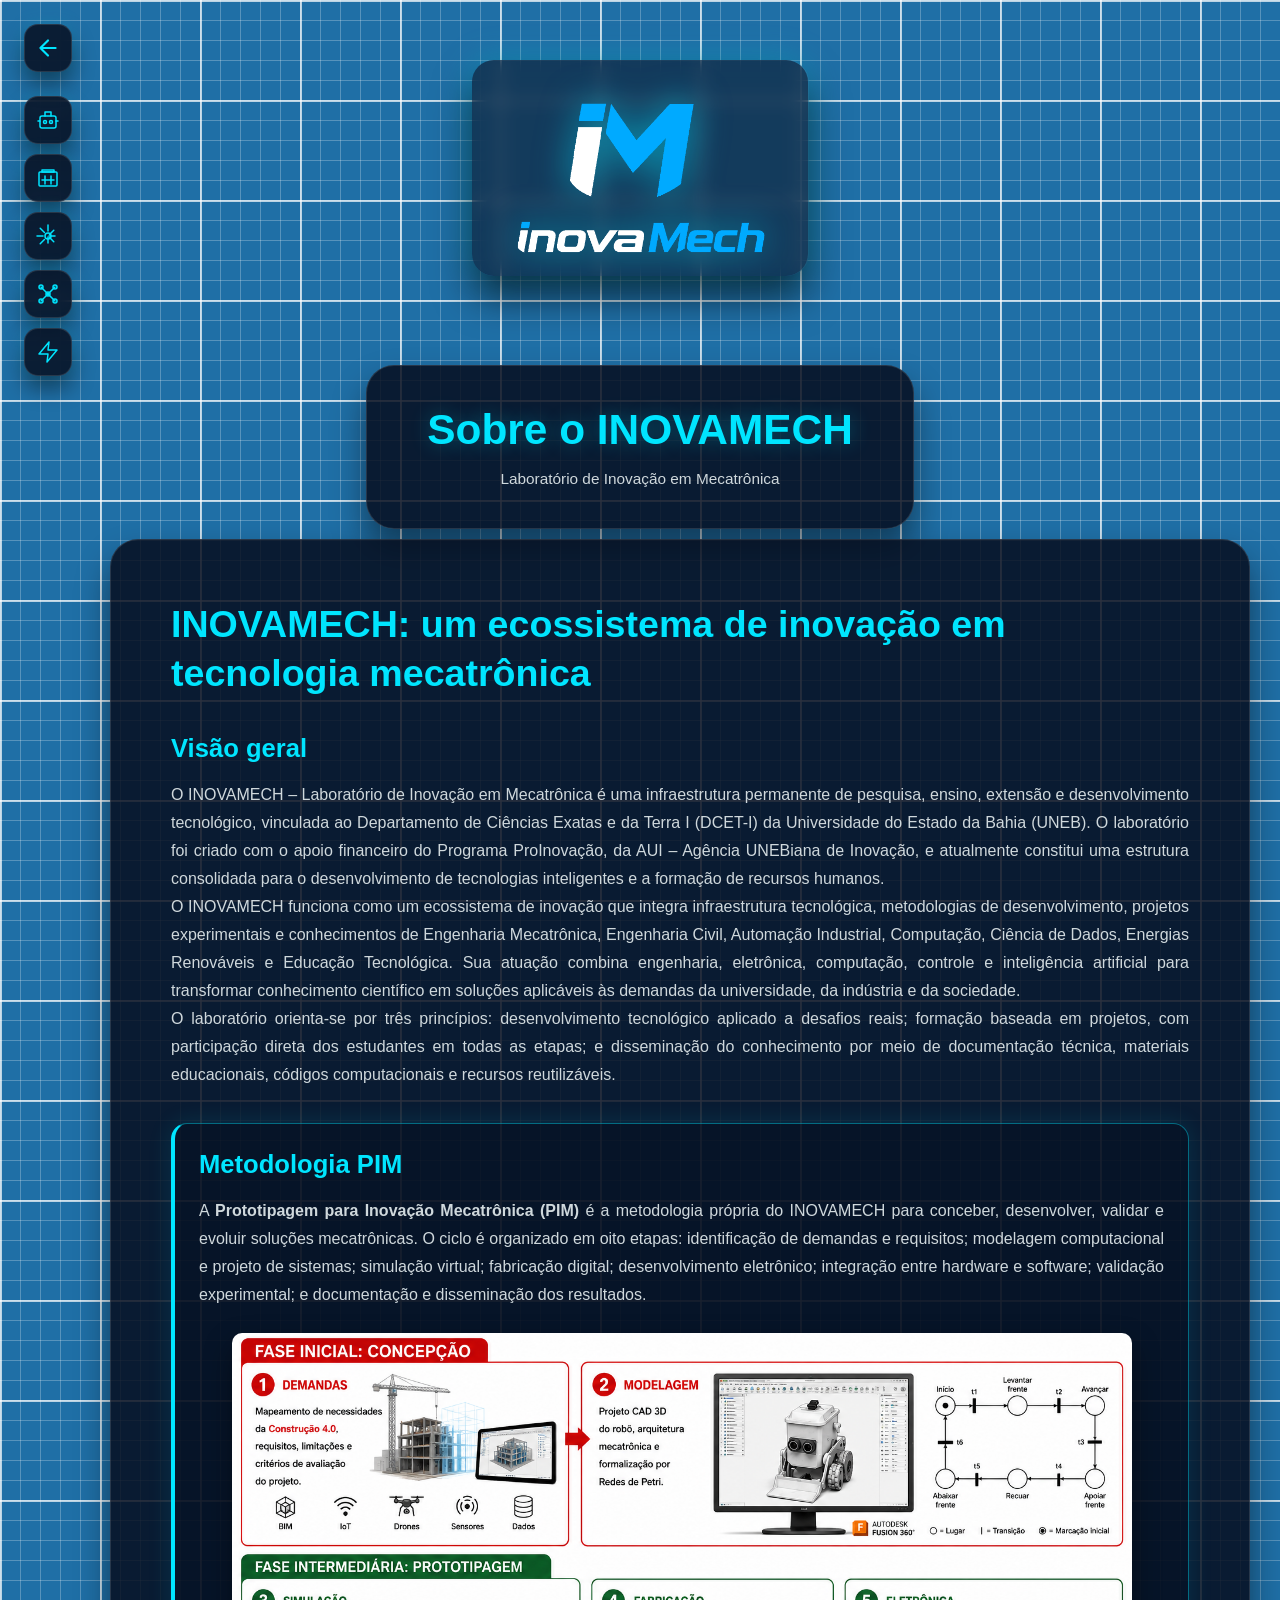
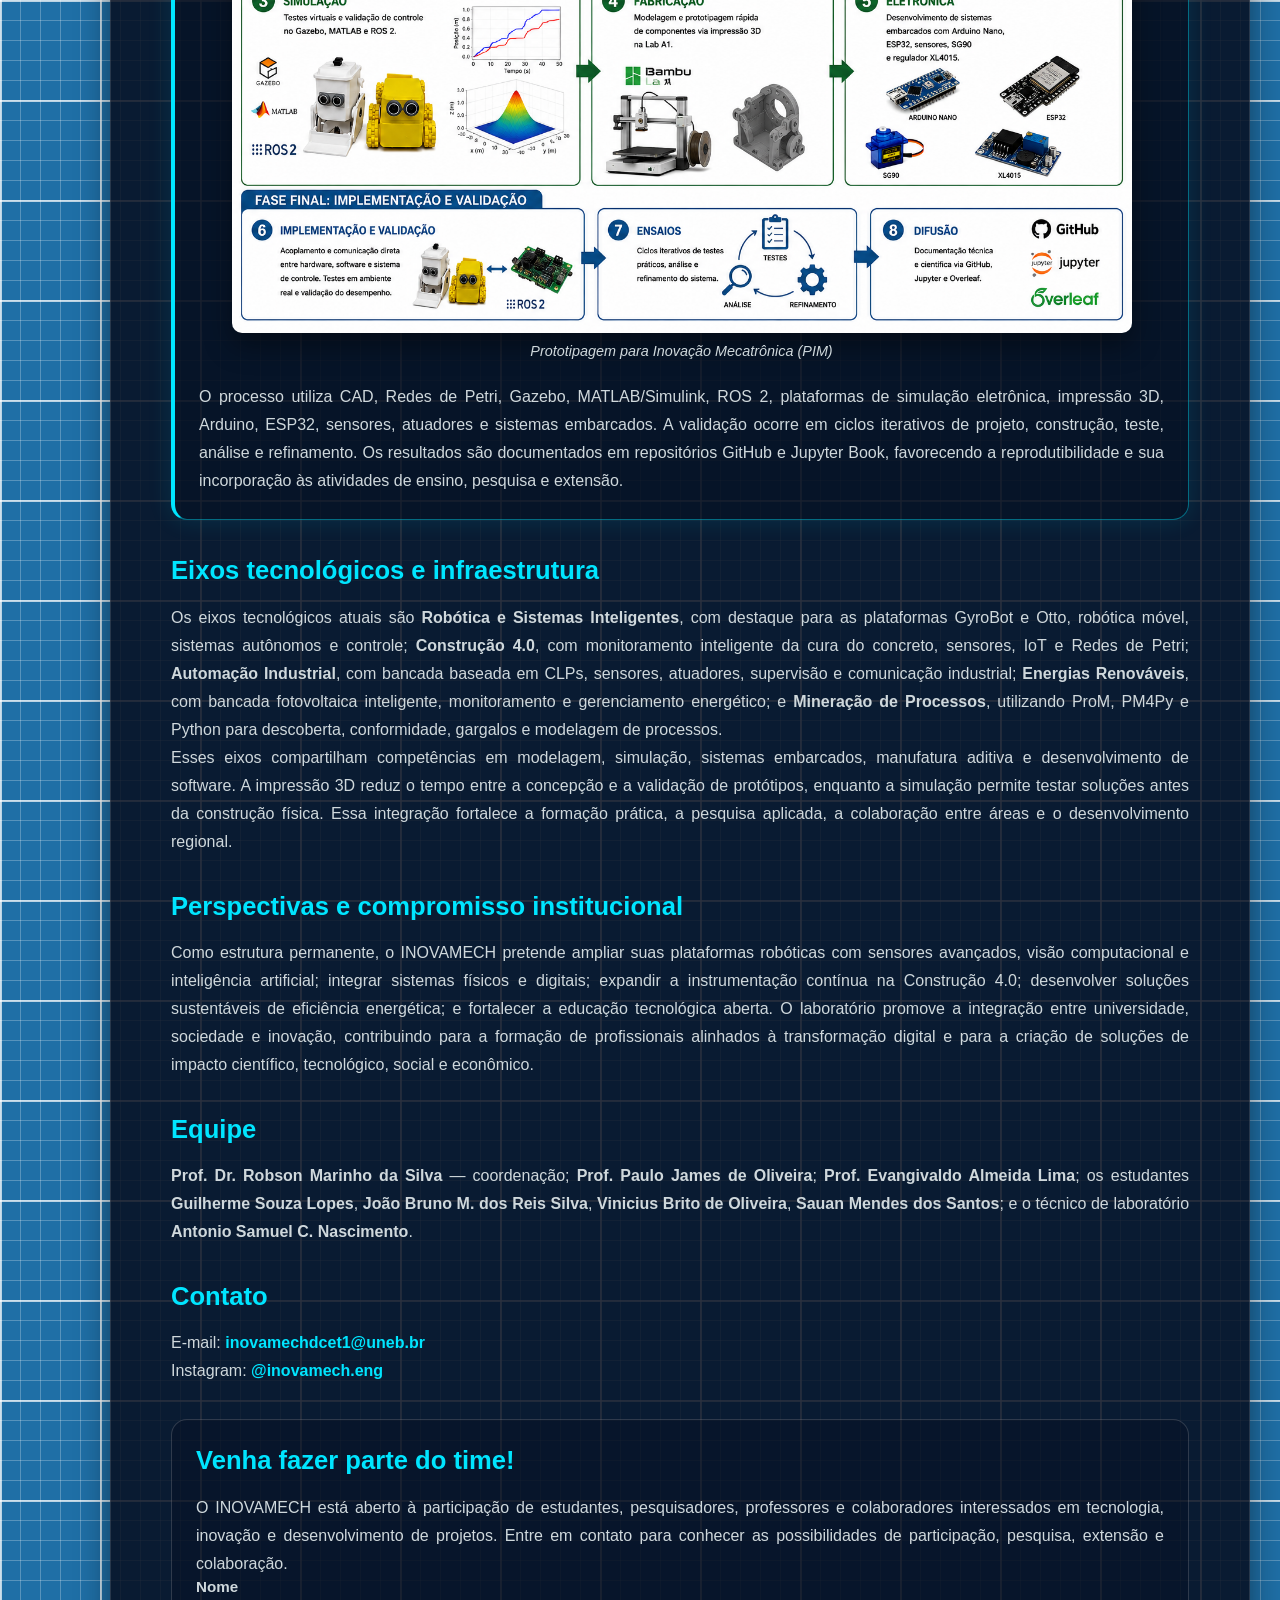
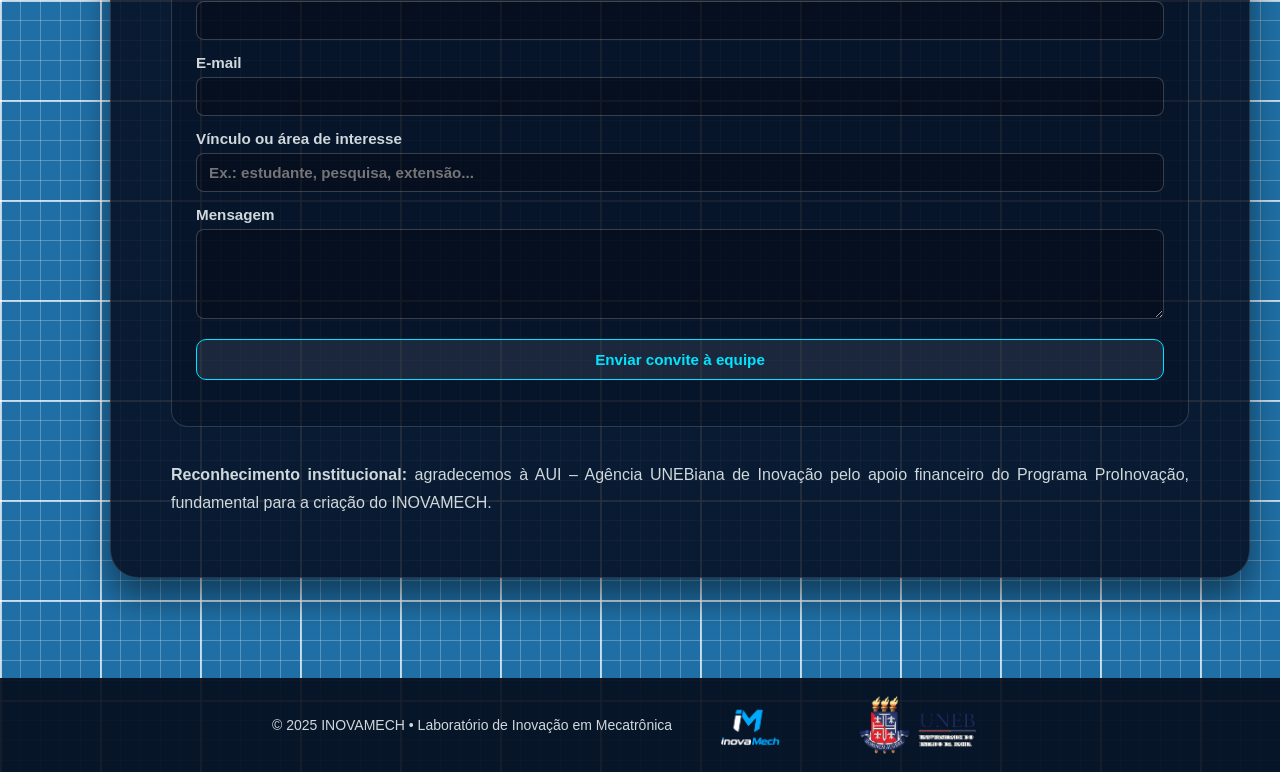
<file: pages/sobre.html>
<!DOCTYPE html>
<html lang="pt-BR">

<head>

  <meta charset="UTF-8">

  <meta
    name="viewport"
    content="width=device-width, initial-scale=1.0"
  >

  <title>Sobre o INOVAMECH</title>

  <meta
    name="description"
    content="Sobre o Laboratório de Inovação em Mecatrônica INOVAMECH"
  >

  <link
    rel="stylesheet"
    href="../style_inovamech.css"
  >

  <link rel="icon" type="image/png" href="../favicon.png">

</head>

<body>

  <!-- ==================================================
       BOTÃO VOLTAR (fixo, mesmo padrão do site)
  ================================================== -->

  <a href="../index.html" class="home-button">
    <svg viewBox="0 0 24 24" fill="none" stroke="currentColor" stroke-width="2" stroke-linecap="round" stroke-linejoin="round">
      <path d="M19 12H5M12 19l-7-7 7-7"/>
    </svg>
  </a>


  <!-- ==================================================
       TOPO (logo, igual ao resto do site)
  ================================================== -->

  <header class="topbar">

    <div class="brand">

      <img
        src="../logoBranco-removebg.png"
        alt="INOVAMECH"
        class="brand-logo"
      >

    </div>

  </header>


  <!-- ==================================================
       CABEÇALHO INTERNO (mesmo padrão das páginas de eixo —
       h1 + subtítulo DENTRO do painel .internal-header-panel)
  ================================================== -->

  <section class="internal-header">

    <div class="internal-header-panel">

      <h1>Sobre o INOVAMECH</h1>

      <p class="eixo-subtitle">
        Laboratório de Inovação em Mecatrônica
      </p>

    </div>

  </section>


  <!-- ==================================================
       CONTAINER
  ================================================== -->

  <main class="container">

    <section class="hero-card">

      <h2>INOVAMECH: um ecossistema de inovação em tecnologia mecatrônica</h2>

      <h3 class="about-subsection-title">Visão geral</h3>

      <p>
        O INOVAMECH – Laboratório de Inovação em Mecatrônica é uma infraestrutura permanente de pesquisa, ensino, extensão e desenvolvimento tecnológico, vinculada ao Departamento de Ciências Exatas e da Terra I (DCET-I) da Universidade do Estado da Bahia (UNEB). O laboratório foi criado com o apoio financeiro do Programa ProInovação, da AUI – Agência UNEBiana de Inovação, e atualmente constitui uma estrutura consolidada para o desenvolvimento de tecnologias inteligentes e a formação de recursos humanos.
      </p>

      <p>
        O INOVAMECH funciona como um ecossistema de inovação que integra infraestrutura tecnológica, metodologias de desenvolvimento, projetos experimentais e conhecimentos de Engenharia Mecatrônica, Engenharia Civil, Automação Industrial, Computação, Ciência de Dados, Energias Renováveis e Educação Tecnológica. Sua atuação combina engenharia, eletrônica, computação, controle e inteligência artificial para transformar conhecimento científico em soluções aplicáveis às demandas da universidade, da indústria e da sociedade.
      </p>

      <p>
        O laboratório orienta-se por três princípios: desenvolvimento tecnológico aplicado a desafios reais; formação baseada em projetos, com participação direta dos estudantes em todas as etapas; e disseminação do conhecimento por meio de documentação técnica, materiais educacionais, códigos computacionais e recursos reutilizáveis.
      </p>

      <section class="pim-highlight">

        <h3 class="about-subsection-title">Metodologia PIM</h3>

        <p>
          A <strong>Prototipagem para Inovação Mecatrônica (PIM)</strong> é a metodologia própria do INOVAMECH para conceber, desenvolver, validar e evoluir soluções mecatrônicas. O ciclo é organizado em oito etapas: identificação de demandas e requisitos; modelagem computacional e projeto de sistemas; simulação virtual; fabricação digital; desenvolvimento eletrônico; integração entre hardware e software; validação experimental; e documentação e disseminação dos resultados.
        </p>

        <figure class="pim-figure">

          <img
            src="../PIM_rev1.png"
            alt="Metodologia Prototipagem para Inovação Mecatrônica — PIM"
          >

          <figcaption>Prototipagem para Inovação Mecatrônica (PIM)</figcaption>

        </figure>

        <p>
          O processo utiliza CAD, Redes de Petri, Gazebo, MATLAB/Simulink, ROS 2, plataformas de simulação eletrônica, impressão 3D, Arduino, ESP32, sensores, atuadores e sistemas embarcados. A validação ocorre em ciclos iterativos de projeto, construção, teste, análise e refinamento. Os resultados são documentados em repositórios GitHub e Jupyter Book, favorecendo a reprodutibilidade e sua incorporação às atividades de ensino, pesquisa e extensão.
        </p>

      </section>

      <h3 class="about-subsection-title">Eixos tecnológicos e infraestrutura</h3>

      <p>
        Os eixos tecnológicos atuais são <strong>Robótica e Sistemas Inteligentes</strong>, com destaque para as plataformas GyroBot e Otto, robótica móvel, sistemas autônomos e controle; <strong>Construção 4.0</strong>, com monitoramento inteligente da cura do concreto, sensores, IoT e Redes de Petri; <strong>Automação Industrial</strong>, com bancada baseada em CLPs, sensores, atuadores, supervisão e comunicação industrial; <strong>Energias Renováveis</strong>, com bancada fotovoltaica inteligente, monitoramento e gerenciamento energético; e <strong>Mineração de Processos</strong>, utilizando ProM, PM4Py e Python para descoberta, conformidade, gargalos e modelagem de processos.
      </p>

      <p>
        Esses eixos compartilham competências em modelagem, simulação, sistemas embarcados, manufatura aditiva e desenvolvimento de software. A impressão 3D reduz o tempo entre a concepção e a validação de protótipos, enquanto a simulação permite testar soluções antes da construção física. Essa integração fortalece a formação prática, a pesquisa aplicada, a colaboração entre áreas e o desenvolvimento regional.
      </p>

      <h3 class="about-subsection-title">Perspectivas e compromisso institucional</h3>

      <p>
        Como estrutura permanente, o INOVAMECH pretende ampliar suas plataformas robóticas com sensores avançados, visão computacional e inteligência artificial; integrar sistemas físicos e digitais; expandir a instrumentação contínua na Construção 4.0; desenvolver soluções sustentáveis de eficiência energética; e fortalecer a educação tecnológica aberta. O laboratório promove a integração entre universidade, sociedade e inovação, contribuindo para a formação de profissionais alinhados à transformação digital e para a criação de soluções de impacto científico, tecnológico, social e econômico.
      </p>

      <h3 class="about-subsection-title">Equipe</h3>

      <p>
        <strong>Prof. Dr. Robson Marinho da Silva</strong> — coordenação; <strong>Prof. Paulo James de Oliveira</strong>; <strong>Prof. Evangivaldo Almeida Lima</strong>; os estudantes <strong>Guilherme Souza Lopes</strong>, <strong>João Bruno M. dos Reis Silva</strong>, <strong>Vinicius Brito de Oliveira</strong>, <strong>Sauan Mendes dos Santos</strong>; e o técnico de laboratório <strong>Antonio Samuel C. Nascimento</strong>.
      </p>

      <h3 class="about-subsection-title">Contato</h3>

      <p class="contact-links">
        E-mail: <a href="mailto:inovamechdcet1@uneb.br">inovamechdcet1@uneb.br</a><br>
        Instagram: <a href="https://instagram.com/inovamech.eng" target="_blank" rel="noopener noreferrer">@inovamech.eng</a>
      </p>

      <section class="join-team" id="join-team">

        <h3 class="about-subsection-title">Venha fazer parte do time!</h3>

        <p>
          O INOVAMECH está aberto à participação de estudantes, pesquisadores, professores e colaboradores interessados em tecnologia, inovação e desenvolvimento de projetos. Entre em contato para conhecer as possibilidades de participação, pesquisa, extensão e colaboração.
        </p>

        <form class="join-team-form" id="join-team-form">

          <label>
            Nome
            <input type="text" name="name" required>
          </label>

          <label>
            E-mail
            <input type="email" name="email" required>
          </label>

          <label>
            Vínculo ou área de interesse
            <input type="text" name="interest" placeholder="Ex.: estudante, pesquisa, extensão..." required>
          </label>

          <label>
            Mensagem
            <textarea name="message" rows="4" required></textarea>
          </label>

          <button class="join-team-link" type="submit">
            Enviar convite à equipe
          </button>

          <div class="join-team-status" id="join-team-status" aria-live="polite"></div>

        </form>

      </section>

      <p class="institutional-credit">
        <strong>Reconhecimento institucional:</strong> agradecemos à AUI – Agência UNEBiana de Inovação pelo apoio financeiro do Programa ProInovação, fundamental para a criação do INOVAMECH.
      </p>

    </section>

  </main>


  <!-- ==================================================
       FOOTER
  ================================================== -->

  <footer class="footer">

    <img
      src="../logo-dcet-uneb.png?v=2"
      alt="DCET-I UNEB — Departamento de Ciências Exatas e da Terra"
      class="footer-partner-logo"
    >


    <img
      src="../logoBranco-removebg.png"
      alt="INOVAMECH"
      class="footer-inovamech-logo"
    >

    © 2025 INOVAMECH • Laboratório de Inovação em Mecatrônica

  </footer>


  <!-- ==================================================
       SCRIPT (ativa o menu lateral fixo e as animações)
  ================================================== -->

  <script src="../script_inovamech.js"></script>

</body>

</html>
</file>
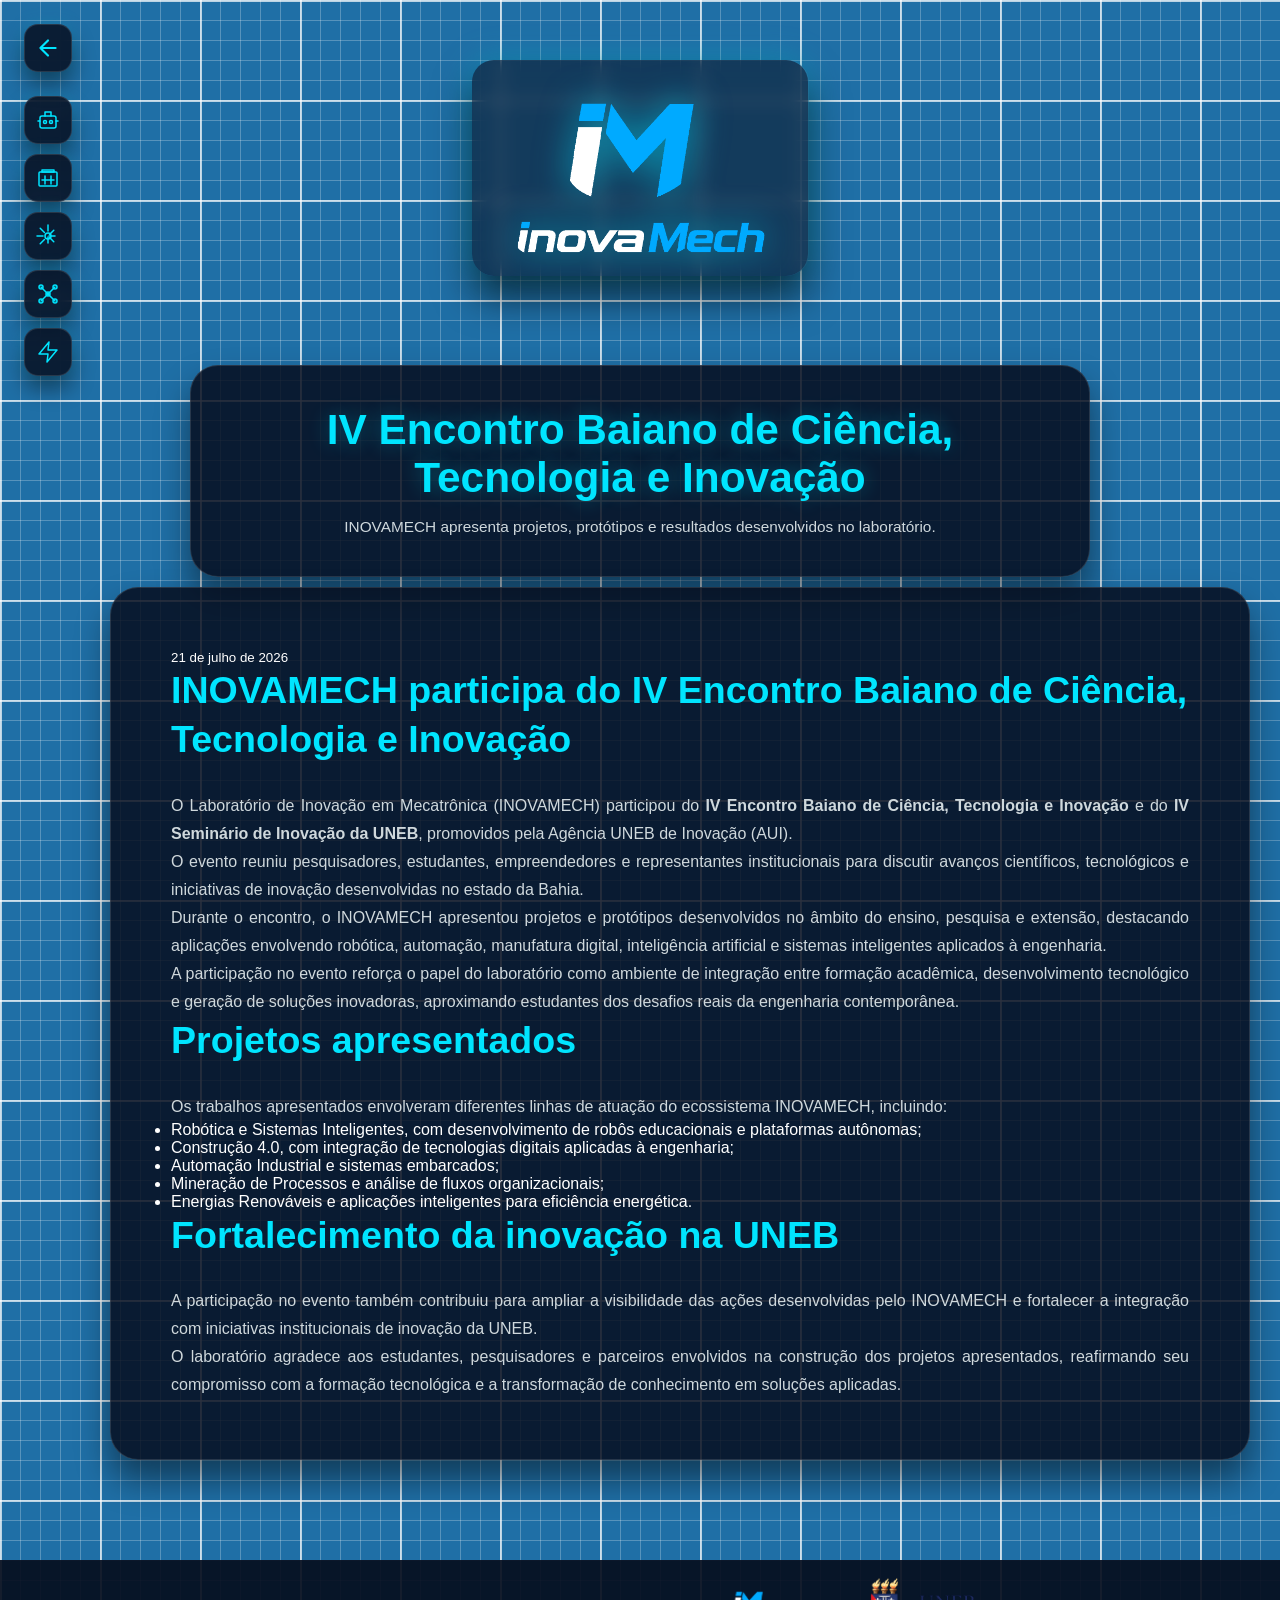
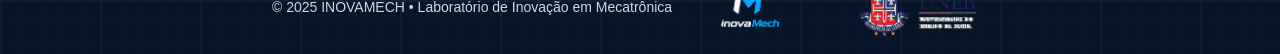
<file: pages/noticias/iv-encontro-baiano.html>
<!DOCTYPE html>
<html lang="pt-BR">

<head>

  <meta charset="UTF-8">

  <meta
    name="viewport"
    content="width=device-width, initial-scale=1.0"
  >

  <title>IV Encontro Baiano de Ciência, Tecnologia e Inovação | INOVAMECH</title>

  <link
    rel="stylesheet"
    href="../../style_inovamech.css"
  >

  <link
    rel="icon"
    type="image/png"
    href="../../favicon.png"
  >

</head>


<body>


<!-- Botão voltar -->

<a href="../noticias.html" class="home-button">

  <svg viewBox="0 0 24 24" fill="none" stroke="currentColor"
    stroke-width="2" stroke-linecap="round" stroke-linejoin="round">

    <path d="M19 12H5M12 19l-7-7 7-7"/>

  </svg>

</a>



<!-- Logo -->

<header class="topbar">

  <div class="brand">

    <img
      src="../../logoBranco-removebg.png"
      alt="INOVAMECH"
      class="brand-logo"
    >

  </div>

</header>



<!-- Cabeçalho -->

<section class="internal-header">

  <div class="internal-header-panel">

    <h1>
      IV Encontro Baiano de Ciência, Tecnologia e Inovação
    </h1>


    <p class="eixo-subtitle">
      INOVAMECH apresenta projetos, protótipos e resultados desenvolvidos no laboratório.
    </p>


  </div>

</section>




<main class="container">


<article class="hero-card">


<small>
21 de julho de 2026
</small>



<h2>
INOVAMECH participa do IV Encontro Baiano de Ciência, Tecnologia e Inovação
</h2>



<p>
O Laboratório de Inovação em Mecatrônica (INOVAMECH) participou do 
<strong>IV Encontro Baiano de Ciência, Tecnologia e Inovação</strong> e do 
<strong>IV Seminário de Inovação da UNEB</strong>, promovidos pela 
Agência UNEB de Inovação (AUI).
</p>



<p>
O evento reuniu pesquisadores, estudantes, empreendedores e representantes
institucionais para discutir avanços científicos, tecnológicos e iniciativas
de inovação desenvolvidas no estado da Bahia.
</p>



<p>
Durante o encontro, o INOVAMECH apresentou projetos e protótipos desenvolvidos
no âmbito do ensino, pesquisa e extensão, destacando aplicações envolvendo
robótica, automação, manufatura digital, inteligência artificial e sistemas
inteligentes aplicados à engenharia.
</p>



<p>
A participação no evento reforça o papel do laboratório como ambiente de
integração entre formação acadêmica, desenvolvimento tecnológico e geração
de soluções inovadoras, aproximando estudantes dos desafios reais da
engenharia contemporânea.
</p>



<!-- Imagem principal -->

<!--<img
  src="../../imagens/noticias/iv-encontro-baiano.jpg"
  alt="INOVAMECH no IV Encontro Baiano de Ciência, Tecnologia e Inovação"
  class="news-image"
> -->



<h2>
Projetos apresentados
</h2>



<p>
Os trabalhos apresentados envolveram diferentes linhas de atuação do
ecossistema INOVAMECH, incluindo:
</p>



<ul>

<li>
Robótica e Sistemas Inteligentes, com desenvolvimento de robôs educacionais
e plataformas autônomas;
</li>

<li>
Construção 4.0, com integração de tecnologias digitais aplicadas à engenharia;
</li>

<li>
Automação Industrial e sistemas embarcados;
</li>

<li>
Mineração de Processos e análise de fluxos organizacionais;
</li>

<li>
Energias Renováveis e aplicações inteligentes para eficiência energética.
</li>

</ul>




<h2>
Fortalecimento da inovação na UNEB
</h2>



<p>
A participação no evento também contribuiu para ampliar a visibilidade das
ações desenvolvidas pelo INOVAMECH e fortalecer a integração com iniciativas
institucionais de inovação da UNEB.
</p>



<p>
O laboratório agradece aos estudantes, pesquisadores e parceiros envolvidos
na construção dos projetos apresentados, reafirmando seu compromisso com a
formação tecnológica e a transformação de conhecimento em soluções aplicadas.
</p>



</article>



</main>




<footer class="footer">


<img
src="../../logo-dcet-uneb.png?v=2"
alt="DCET-I UNEB"
class="footer-partner-logo"
>


<img
src="../../logoBranco-removebg.png"
alt="INOVAMECH"
class="footer-inovamech-logo"
>


© 2025 INOVAMECH • Laboratório de Inovação em Mecatrônica


</footer>




<script src="../../script_inovamech.js"></script>


</body>

</html>
</file>
<file: style_inovamech.css>
/* ==================================================
   VARIÁVEIS
================================================== */

:root{

  --accent:#00e5ff;

  --accent-soft:
  rgba(0,229,255,0.25);

  --bg-main:#1f6fa6;

  --panel-bg:
  rgba(6,14,30,0.85);

  --panel-hover:
  rgba(6,14,30,0.96);

  --text-main:#ffffff;

  --text-muted:#cfd8dc;

}


/* ==================================================
   RESET
================================================== */

*{

  margin:0;

  padding:0;

  box-sizing:border-box;

  font-family:
  "Segoe UI",
  Arial,
  sans-serif;
}


/* ==================================================
   BODY
================================================== */

body{

  min-height:100vh;

  display:flex;

  flex-direction:column;

  color:var(--text-main);

  background-color:var(--bg-main);

  background-image:
    linear-gradient(
      to right,
      rgba(255,255,255,0.25) 1px,
      transparent 1px
    ),

    linear-gradient(
      to bottom,
      rgba(255,255,255,0.25) 1px,
      transparent 1px
    ),

    linear-gradient(
      to right,
      rgba(255,255,255,0.7) 2px,
      transparent 2px
    ),

    linear-gradient(
      to bottom,
      rgba(255,255,255,0.7) 2px,
      transparent 2px
    );

  background-size:
    20px 20px,
    20px 20px,
    100px 100px,
    100px 100px;

  font-size:16px;
}


/* ==================================================
   MAIN FLEX
================================================== */

.container{

  flex:1;

  width:100%;

  max-width:1400px;

  margin:auto;

  padding:
  0 30px 100px;
}


/* ==================================================
   TOPO
================================================== */

.topbar{

  text-align:center;

  padding:
  60px 20px 35px;
}


.brand{

  display:inline-block;

  padding:
  18px 40px;

  border-radius:22px;

  background:
  rgba(6,14,30,0.55);

  backdrop-filter:blur(8px);

  box-shadow:
    0 20px 38px rgba(0,0,0,0.65),
    0 0 32px rgba(0,229,255,0.35);
}


.brand h1{

  font-size:40px;

  letter-spacing:5px;

  color:var(--accent);

  text-shadow:
    0 6px 14px rgba(0,0,0,0.95),
    0 0 30px rgba(0,229,255,0.9);
}


/* ==================================================
   MENU PRINCIPAL (horizontal)
================================================== */

.tabs-center{

  display:flex;

  justify-content:center;

  flex-wrap:wrap;

  gap:12px;

  width:fit-content;

  margin:
  20px auto 70px;

  padding:
  14px 20px;

  border-radius:24px;

  background:var(--panel-bg);

  box-shadow:
    0 18px 36px rgba(0,0,0,0.55),
    0 0 26px rgba(0,229,255,0.18);
}


.tab-link{

  text-decoration:none;

  color:var(--text-muted);

  border:
  1px solid rgba(255,255,255,0.22);

  border-radius:12px;

  padding:
  10px 16px;

  font-size:14px;

  font-weight:600;

  transition:0.3s;
}


.tab-link:hover{

  color:white;

  border-color:var(--accent);

  box-shadow:
  0 0 14px rgba(0,229,255,0.45);
}


.tab-link.active{

  color:white;

  background:rgba(0,229,255,0.16);

  border-color:var(--accent);

  box-shadow:
  0 0 16px rgba(0,229,255,0.4);
}


/* ==================================================
   HERO
================================================== */

.hero-card{

  background:var(--panel-bg);

  border-radius:28px;

  padding:60px;

  border:
  1px solid rgba(255,255,255,0.12);

  box-shadow:
  0 20px 34px rgba(0,0,0,0.45);
}


.hero-card h2{

  font-size:clamp(1.75rem, 3vw, 2.35rem);

  margin-bottom:28px;

  color:var(--accent);

  line-height:1.3;
}


.hero-card p{

  color:var(--text-muted);

  line-height:1.75;

  font-size:clamp(1rem, 1.2vw, 1.08rem);

  text-align:justify;
}


.about-subsection-title{

  margin:34px 0 16px;

  color:var(--accent);

  font-size:clamp(1.25rem, 2vw, 1.65rem);

  line-height:1.3;

  text-align:left;
}


.pim-highlight{

  margin:34px 0;

  padding:24px;

  border:1px solid rgba(0,229,255,0.42);

  border-left:4px solid var(--accent);

  border-radius:16px;

  background:rgba(6,14,30,0.46);

  box-shadow:0 0 24px rgba(0,229,255,0.12);
}


.pim-highlight .about-subsection-title{

  margin-top:0;
}


.pim-figure{

  margin:24px auto;

  text-align:center;
}


.pim-figure img{

  display:block;

  width:min(900px, 100%);

  height:auto;

  margin:0 auto;

  border-radius:10px;

  box-shadow:0 12px 28px rgba(0,0,0,0.42);
}


.pim-figure figcaption{

  margin-top:10px;

  color:var(--text-muted);

  font-size:0.9rem;

  font-style:italic;
}


.contact-links a{

  color:var(--accent);

  text-decoration:none;

  font-weight:600;
}


.contact-links a:hover{

  text-decoration:underline;
}


.join-team{

  margin:34px 0;

  padding:24px;

  border:1px solid rgba(255,255,255,0.16);

  border-radius:16px;

  background:rgba(6,14,30,0.34);
}


.join-team .about-subsection-title{

  margin-top:0;
}


.join-team-link{

  display:inline-block;

  margin-top:6px;

  padding:11px 18px;

  border:1px solid var(--accent);

  border-radius:10px;

  background:rgba(255,255,255,0.08);

  color:var(--accent);

  text-decoration:none;

  font-size:0.95rem;

  font-weight:700;

  transition:0.25s;
}


.join-team-link:hover{

  background:var(--accent);

  color:#06101e;
}


.join-team-status{

  margin-top:8px;

  font-size:0.94rem;

  line-height:1.4;

  color:#06101e;
}


.join-team-status.error{

  color:#9b1a1a;
}


.join-team-status.success{

  color:#116a26;
}


.join-team-home{

  display:flex;

  justify-content:flex-end;

  margin:18px 0 -34px;

  position:relative;

  z-index:2;
}


.join-team-home-link{

  padding:9px 14px;

  border:1px solid rgba(0,229,255,0.6);

  border-radius:10px;

  color:var(--accent);

  background:rgba(6,14,30,0.58);

  text-decoration:none;

  font-size:0.9rem;

  font-weight:600;

  transition:0.25s;
}


.join-team-home-link:hover{

  color:#06101e;

  background:var(--accent);
}


.join-team-form{

  display:grid;

  gap:14px;
}


.join-team-form label{

  display:grid;

  gap:6px;

  color:var(--text-muted);

  font-size:0.95rem;

  font-weight:600;
}


.join-team-form input,
.join-team-form textarea{

  width:100%;

  padding:10px 12px;

  border:1px solid rgba(255,255,255,0.2);

  border-radius:8px;

  color:var(--text-main);

  background:rgba(0,0,0,0.24);

  font:inherit;
}


.join-team-form input:focus,
.join-team-form textarea:focus{

  outline:none;

  border-color:var(--accent);

  box-shadow:0 0 10px rgba(0,229,255,0.2);
}


.join-team-form textarea{

  resize:vertical;
}


/* ==================================================
   SECTION TITLES (usado na Home: DESTiMech, Recomendações)
================================================== */

.section-header{

  display:flex;

  justify-content:center;

  margin:
  64px 0 28px;
}


.section-header h2{

  display:inline-block;

  padding:
  12px 24px;

  border-radius:16px;

  background:
  rgba(6,14,30,0.55);

  backdrop-filter:blur(6px);

  color:var(--accent);

  font-size:clamp(1.2rem, 2vw, 1.5rem);

  box-shadow:
    0 20px 38px rgba(0,0,0,0.65),
    0 0 32px rgba(0,229,255,0.35);

  text-shadow:
    0 0 22px rgba(0,229,255,0.8);
}


/* ==================================================
   GRID (cards vindos do Google Drive)
================================================== */

.drive-grid{

  display:grid;

  grid-template-columns:
  repeat(3,320px);

  justify-content:center;

  gap:36px;
}


/* ==================================================
   CARD
================================================== */

.drive-card{

  display:flex;

  flex-direction:column;

  text-decoration:none;

  background:var(--panel-bg);

  border-radius:24px;

  overflow:hidden;

  border:
  1px solid rgba(255,255,255,0.12);

  transition:0.35s;

  height:100%;
}


.drive-card:hover{

  transform:translateY(-10px);

  background:var(--panel-hover);

  border-color:var(--accent);

  box-shadow:
    0 22px 34px rgba(0,0,0,0.5),
    0 0 26px rgba(0,229,255,0.25);
}


.drive-card.disabled{

  opacity:0.68;

  transform:none;

  cursor:default;

  pointer-events:none;

}


/* ==================================================
   PREVIEW
================================================== */

.drive-preview{

  width:100%;

  height:240px;

  object-fit:cover;

  background:#0f172a;

  border-bottom:
  1px solid rgba(255,255,255,0.06);
}


/* ==================================================
   DRIVE INFO
================================================== */

.drive-info{

  width:100%;

  min-height:92px;

  padding:20px;

  display:flex;

  flex-direction:column;

  align-items:center;

  justify-content:center;

  text-align:center;

  background:
  linear-gradient(
    180deg,
    rgba(6,14,30,0.98),
    rgba(6,14,30,0.90)
  );

  border-top:
  1px solid rgba(255,255,255,0.08);

  backdrop-filter:blur(8px);
}


/* ==================================================
   DRIVE TITLE
================================================== */

.drive-info h3{

  color:white;

  font-size:16px;

  font-weight:700;

  line-height:1.6;

  letter-spacing:0.4px;

  text-shadow:
    0 2px 10px rgba(0,0,0,0.75);

  overflow:hidden;

  display:-webkit-box;

  -webkit-line-clamp:2;

  -webkit-box-orient:vertical;
}


/* descrição opcional embaixo do título (usada nos
   cards estáticos de Repositórios GitHub) */

.drive-info p{

  color:var(--text-muted);

  font-size:13px;

  line-height:1.5;

  margin-top:8px;
}


/* ==================================================
   RECOMMEND (Wokwi, UniRobótica, GitHub)
================================================== */

.recommend-grid{

  display:grid;

  grid-template-columns:
  repeat(3,minmax(180px,240px));

  justify-content:center;

  gap:18px;
}


.recommend-card{

  text-decoration:none;

  background:var(--panel-bg);

  border-radius:14px;

  padding:16px 18px;

  border:
  1px solid rgba(255,255,255,0.12);

  transition:0.25s;

  display:flex;

  align-items:center;

  gap:12px;
}


.recommend-card:hover{

  transform:translateY(-4px);

  background:var(--panel-hover);

  border-color:var(--accent);

  box-shadow:
    0 22px 34px rgba(0,0,0,0.5),
    0 0 26px rgba(0,229,255,0.25);
}


.recommend-card h3{

  color:var(--accent);

  margin:0;

  font-size:16px;

  line-height:1.25;
}


.recommend-logo{

  width:32px;

  height:32px;

  object-fit:contain;

  flex-shrink:0;

  border-radius:7px;

  background:#fff;

  padding:4px;
}

/* ==================================================
   HOME BUTTON
   (botão "Voltar" — o href é calculado dinamicamente
   em configureHomeButton(), dentro de script_inovamech.js,
   seguindo a hierarquia do site em vez do histórico
   do navegador)
================================================== */

.home-button{

  position:fixed;

  top:24px;

  left:24px;

  width:48px;

  height:48px;

  border-radius:14px;

  background:
  rgba(6,14,30,0.84);

  border:
  1px solid rgba(255,255,255,0.12);

  display:flex;

  align-items:center;

  justify-content:center;

  text-decoration:none;

  backdrop-filter:blur(8px);

  z-index:9999;

  cursor:pointer;

  transition:0.35s;

  box-shadow:
    0 12px 22px rgba(0,0,0,0.45),
    0 0 18px rgba(0,229,255,0.18);
}


.home-button span,
.home-button svg{

  width:26px;

  height:26px;

  color:var(--accent);
}


.home-button span{

  display:flex;

  align-items:center;

  justify-content:center;

  width:100%;

  height:100%;

  font-size:26px;

  line-height:1;
}


.home-button:hover{

  transform:translateY(-4px);

  border-color:var(--accent);

  box-shadow:
    0 18px 26px rgba(0,0,0,0.5),
    0 0 22px rgba(0,229,255,0.38);
}


/* ==================================================
   SIDE NAV
   (menu fixo na lateral, sempre visível,
   gerado em createSideNav() dentro do JS)
================================================== */

#side-nav{

  position:fixed;

  top:96px;

  left:24px;

  display:flex;

  flex-direction:column;

  gap:10px;

  z-index:9998;
}


/* ==========================================
   ITEM (mesmo estilo do .home-button)
========================================== */

.side-nav-item{

  width:48px;

  height:48px;

  border-radius:14px;

  background:
  rgba(6,14,30,0.84);

  border:
  1px solid rgba(255,255,255,0.12);

  display:flex;

  align-items:center;

  justify-content:center;

  text-decoration:none;

  backdrop-filter:blur(8px);

  color:var(--accent);

  font-size:24px;

  line-height:1;

  position:relative;

  transition:0.35s;

  box-shadow:
    0 12px 22px rgba(0,0,0,0.45),
    0 0 18px rgba(0,229,255,0.18);
}


.side-nav-item:hover{

  transform:translateX(6px);

  border-color:var(--accent);

  box-shadow:
    0 18px 26px rgba(0,0,0,0.5),
    0 0 22px rgba(0,229,255,0.38);
}


/* ==========================================
   SVG DENTRO DO ITEM
   (mesmo tamanho/cor em todos os ícones,
   igual ao ícone do home-button)
========================================== */

.side-nav-item svg{

  width:24px;

  height:24px;

  color:var(--accent);

  flex-shrink:0;
}


/* ==========================================
   ITEM ATIVO (página atual)
========================================== */

.side-nav-item.active{

  border-color:var(--accent);

  background:
  rgba(0,229,255,0.14);

  box-shadow:
    0 0 20px rgba(0,229,255,0.4);
}


/* ==========================================
   TOOLTIP (aparece à direita no hover)
========================================== */

.side-nav-item::after{

  content:attr(data-title);

  position:absolute;

  left:72px;

  top:50%;

  transform:
  translate(-8px,-50%);

  white-space:nowrap;

  background:
  rgba(6,14,30,0.96);

  color:var(--text-main);

  padding:
  8px 14px;

  border-radius:12px;

  font-size:13px;

  font-weight:600;

  border:
  1px solid rgba(255,255,255,0.10);

  opacity:0;

  pointer-events:none;

  transition:0.25s;
}


.side-nav-item:hover::after{

  opacity:1;

  transform:
  translate(0,-50%);
}


/* ==================================================
   ÍCONE INSTAGRAM NA HOME
   (mesmo layout do .home-button e do .side-nav-item,
   só que fixo no canto superior direito, já que a
   home não tem botão de voltar)
================================================== */

.social-button{

  position:fixed;

  top:24px;

  right:24px;

  min-width:48px;

  height:48px;

  border-radius:14px;

  background:rgba(6,14,30,0.84);

  border:1px solid rgba(255,255,255,0.12);

  display:flex;

  align-items:center;

  justify-content:center;

  gap:7px;

  padding:0 12px;

  text-decoration:none;

  backdrop-filter:blur(8px);

  z-index:9999;

  cursor:pointer;

  transition:0.35s;

  box-shadow:
    0 12px 22px rgba(0,0,0,0.45),
    0 0 18px rgba(0,229,255,0.18);
}


.social-button svg{

  width:26px;

  height:26px;

  color:var(--accent);
}


.social-button span{

  color:var(--accent);

  font-size:0.78rem;

  font-weight:700;
}


.join-team-top-link{

  position:fixed;

  top:30px;

  right:160px;

  z-index:9999;

  padding:9px 13px;

  border:1px solid rgba(0,229,255,0.6);

  border-radius:10px;

  color:var(--accent);

  background:rgba(6,14,30,0.84);

  text-decoration:none;

  font-size:0.82rem;

  font-weight:600;

  transition:0.25s;
}


.join-team-top-link:hover{

  color:#06101e;

  background:var(--accent);
}


.social-button:hover{

  transform:translateY(-4px);

  border-color:var(--accent);

  box-shadow:
    0 18px 26px rgba(0,0,0,0.5),
    0 0 22px rgba(0,229,255,0.38);
}


/* ==================================================
   VIEWER
================================================== */

.viewer-layout{

  width:100%;

  max-width:1700px;

  margin:auto;

  padding:
  0 30px 100px;

  display:grid;

  grid-template-columns:
  1fr 380px;

  gap:36px;
}


.viewer-content{

  background:
  rgba(6,14,30,0.92);

  border-radius:28px;

  overflow:hidden;

  border:
  1px solid rgba(255,255,255,0.10);

  box-shadow:
    0 24px 42px rgba(0,0,0,0.45),
    0 0 28px rgba(0,229,255,0.10);
}


/* ==================================================
   SIDEBAR (painel do viewer, à direita)
================================================== */

.viewer-sidebar{

  display:flex;

  flex-direction:column;

  gap:24px;
}


.viewer-card{

  background:
  rgba(6,14,30,0.90);

  border-radius:24px;

  padding:28px;

  border:
  1px solid rgba(255,255,255,0.10);

  box-shadow:
    0 18px 30px rgba(0,0,0,0.38);
}


/* ==================================================
   ACTIONS
================================================== */

.viewer-actions{

  display:flex;

  flex-direction:column;

  gap:18px;
}


.viewer-btn{

  width:100%;

  border:none;

  border-radius:18px;

  padding:16px;

  cursor:pointer;

  text-decoration:none;

  text-align:center;

  background:
  rgba(0,229,255,0.12);

  color:white;

  font-size:15px;

  font-weight:600;

  transition:0.35s;
}


.viewer-btn:hover{

  transform:translateY(-4px);

  background:
  rgba(0,229,255,0.20);

  box-shadow:
  0 0 22px rgba(0,229,255,0.28);
}


/* ==================================================
   COMMENTS
================================================== */

.comment-title{

  color:var(--accent);

  margin-bottom:20px;

  font-size:24px;
}


#comment-input{

  width:100%;

  min-height:140px;

  resize:vertical;

  border:none;

  border-radius:18px;

  background:
  rgba(255,255,255,0.05);

  padding:18px;

  color:white;

  margin-bottom:18px;

  font-size:15px;

  line-height:1.7;
}


.comment-card{

  background:
  rgba(255,255,255,0.05);

  border-radius:18px;

  padding:16px;

  margin-top:16px;

  line-height:1.8;

  color:white;
}


/* ==================================================
   FOOTER
================================================== */

.footer{

  margin-top:auto;

  text-align:center;

  padding:18px 28px;

  display:flex;

  flex-direction:row-reverse;

  align-items:center;

  justify-content:center;

  gap:18px;

  background:
  rgba(6,14,30,0.92);

  color:var(--text-muted);

  font-size:14px;
}


.footer-partner-logo{

  display:block;

  width:180px;

  max-height:58px;

  height:auto;

  object-fit:contain;

  margin:0;

  border-radius:6px;
}


.footer-inovamech-logo{

  display:block;

  width:120px;

  max-height:42px;

  height:auto;

  object-fit:contain;

  margin:0;
}


@media(max-width:600px){

  .footer{

    flex-direction:column;

    gap:10px;

    padding:18px;
  }

  .footer-partner-logo{

    width:160px;

    max-height:52px;
  }

  .footer-inovamech-logo{

    width:140px;

    max-height:40px;
  }

}


/* ==================================================
   MENU ACADÊMICO (legado — usado só nas páginas
   antigas que ainda não foram apagadas)
================================================== */

.academic-menu{

  width:fit-content;

  margin:
  0 auto 50px;

  display:flex;

  justify-content:center;

  align-items:center;

  gap:18px;

  flex-wrap:wrap;

  padding:
  18px 26px;

  border-radius:24px;

  background:
  rgba(6,14,30,0.84);

  border:
  1px solid rgba(255,255,255,0.08);

  backdrop-filter:blur(10px);

  box-shadow:
    0 16px 34px rgba(0,0,0,0.35),
    0 0 24px rgba(0,229,255,0.12);
}


.academic-tab{

  border:none;

  outline:none;

  cursor:pointer;

  padding:
  14px 24px;

  border-radius:16px;

  background:
  rgba(255,255,255,0.04);

  color:white;

  font-size:15px;

  font-weight:600;

  transition:0.3s;
}


.academic-tab:hover{

  transform:translateY(-3px);

  background:
  rgba(0,229,255,0.14);

  box-shadow:
  0 0 16px rgba(0,229,255,0.24);
}


.academic-tab.active{

  background:
  rgba(0,229,255,0.18);

  border:
  1px solid rgba(0,229,255,0.35);

  box-shadow:
  0 0 18px rgba(0,229,255,0.28);
}


.academic-section{

  display:none;
}


.active-section{

  display:grid;
}


/* ==================================================
   LOGO IMAGE
================================================== */

.brand-logo{

  width:auto;

  max-width:min(280px, 70vw);

  height:auto;

  max-height:180px;

  display:block;

  margin:auto;

  object-fit:contain;

  filter:
    drop-shadow(
      0 0 18px rgba(0,229,255,0.55)
    );
}


/* ==================================================
   EIXOS DE INOVAÇÃO (cards — caso volte a usar
   grid de eixos em alguma página no futuro)
================================================== */

.eixos-grid{

  display:grid;

  grid-template-columns:
  repeat(auto-fit,minmax(280px,1fr));

  gap:28px;

  justify-items:center;

  width:100%;

}


.eixo-card{

  width:100%;

  max-width:320px;

  text-decoration:none;

  background:var(--panel-bg);

  border-radius:22px;

  padding:32px 24px;

  border:
  1px solid rgba(255,255,255,0.12);

  transition:0.35s;

  display:flex;

  flex-direction:column;

  align-items:center;

  text-align:center;

  position:relative;

  overflow:hidden;
}


.eixo-card::before{

  content:'';

  position:absolute;

  top:0;

  left:0;

  right:0;

  bottom:0;

  background:
  linear-gradient(
    135deg,
    rgba(0,229,255,0.06) 0%,
    rgba(0,229,255,0) 100%
  );

  opacity:0;

  transition:0.35s;

  z-index:1;
}


.eixo-card:hover{

  transform:translateY(-10px);

  background:var(--panel-hover);

  border-color:var(--accent);

  box-shadow:
    0 22px 38px rgba(0,0,0,0.5),
    0 0 28px rgba(0,229,255,0.28);
}


.eixo-card:hover .eixo-icon svg{

  color:var(--accent);

  filter:drop-shadow(0 0 10px rgba(0,229,255,0.6));

  transform:scale(1.15);
}


.eixo-card:hover::before{

  opacity:1;
}


.eixo-card > *{

  position:relative;

  z-index:2;
}


.eixo-icon{

  font-size:56px;

  margin-bottom:16px;

  line-height:1;

  animation:float 3s ease-in-out infinite;

  width:64px;

  height:64px;

  display:flex;

  align-items:center;

  justify-content:center;
}


.eixo-icon svg{

  width:100%;

  height:100%;

  color:var(--accent);

  transition:0.35s;
}


.eixo-card h3{

  color:var(--accent);

  font-size:18px;

  margin-bottom:14px;

  line-height:1.4;

  font-weight:700;

  text-shadow:
  0 0 16px rgba(0,229,255,0.3);
}


.eixo-card p{

  color:var(--text-muted);

  font-size:14px;

  line-height:1.6;

  margin:0;
}


/* ==================================================
   ANIMAÇÃO FLUTUANTE
================================================== */

@keyframes float{

  0%,100%{
    transform:translateY(0px);
  }

  50%{
    transform:translateY(-8px);
  }
}


/* ==================================================
   ANIMAÇÃO DE ENTRADA (fade-in ao rolar a tela)
================================================== */

@keyframes fadeInUp{

  from{
    opacity:0;
    transform:translateY(30px);
  }

  to{
    opacity:1;
    transform:translateY(0);
  }
}


/* ==================================================
   ABAS INTERNAS DE CADA EIXO
   (Introdução / Projetos / Projetos por Turmas /
   Artigos / Tutoriais — mesmo visual do menu
   principal: painel + botões pill)
================================================== */

.eixo-tabs-container{

  display:flex;

  justify-content:center;

  margin:20px 0 30px;

}


.eixo-tabs{

  display:flex;

  justify-content:center;

  flex-wrap:wrap;

  gap:18px;

  width:fit-content;

  padding:18px 30px;

  border-radius:24px;

  background:var(--panel-bg);

  box-shadow:
    0 18px 36px rgba(0,0,0,0.55),
    0 0 26px rgba(0,229,255,0.18);

}


.eixo-tab{

  text-decoration:none;

  color:var(--text-muted);

  border:1px solid rgba(255,255,255,0.22);

  border-radius:16px;

  padding:12px 24px;

  font-size:15px;

  font-weight:600;

  cursor:pointer;

  transition:0.3s;

  white-space:nowrap;

}


.eixo-tab:hover{

  color:white;

  border-color:var(--accent);

  box-shadow:0 0 14px rgba(0,229,255,0.45);

}


.eixo-tab.active{

  color:white;

  background:rgba(0,229,255,0.16);

  border-color:var(--accent);

  box-shadow:0 0 16px rgba(0,229,255,0.4);

}


/* ==================================================
   SEÇÕES DE CONTEÚDO DE CADA ABA
================================================== */

.eixo-section{

  display:none;

  animation:fadeInUp 0.4s ease-out;

}


.eixo-section.active-section{

  display:block;

}


/* título "Introdução"/"Projetos"/"Artigos"/etc. dentro
   da aba — NÃO usa mais o .section-header (aquele "pill"
   flutuante é pensado pra separar blocos grandes e distantes,
   tipo "DESTiMech" na Home). Aqui usamos o mesmo tratamento
   do <h2> dentro do hero-card: cor cyan, sem caixa, alinhado
   à esquerda — combina com o resto do conteúdo da página. */

.eixo-heading{

  color:var(--accent);

  font-size:30px;

  margin:10px 0 26px;

  text-shadow:0 0 14px rgba(0,229,255,0.3);

}


/* ==================================================
   CABEÇALHO INTERNO (título do eixo: h1 + subtítulo)
   Agora dentro de um painel, no mesmo padrão visual
   do resto do site (.hero-card, .brand, .viewer-card):
   fundo escuro, borda sutil, sombra e brilho cyan.
================================================== */

.internal-header{

  display:flex;

  justify-content:center;

  padding:50px 0 10px;

}


.internal-header-panel{

  background:var(--panel-bg);

  border:1px solid rgba(255,255,255,0.12);

  border-radius:28px;

  padding:40px 60px;

  text-align:center;

  box-shadow:0 20px 34px rgba(0,0,0,0.45);

  max-width:900px;

}


.internal-header-panel h1{

  font-size:clamp(1.8rem, 4vw, 2.65rem);

  color:var(--accent);

  margin-bottom:16px;

  text-shadow:0 0 20px rgba(0,229,255,0.3);

}


.eixo-subtitle{

  font-size:clamp(0.95rem, 1.2vw, 1.05rem);

  color:var(--text-muted);

  margin:0;

}


/* ==================================================
   AJUSTE DE CONTEÚDO
   (afasta o conteúdo do menu fixo lateral, pra nada
   ficar escondido atrás dos ícones — só se aplica
   nas páginas que TÊM o menu lateral, via a classe
   .has-side-nav que o script adiciona no <body>.
   Isso evita que a Home, que não tem menu lateral,
   fique puxada pra direita e "descentralizada".)
================================================== */

.has-side-nav .container,
.has-side-nav .viewer-layout{

  padding-left:110px;
}


/* Tablet: aperta um pouco a folga lateral */

@media(max-width:1024px){

  .has-side-nav .container,
  .has-side-nav .viewer-layout{

    padding-left:90px;
  }

}


/* ==================================================
   RESPONSIVO
================================================== */

@media(max-width:1200px){

  .viewer-layout{

    grid-template-columns:1fr;
  }

  .drive-grid,
  .recommend-grid{

    grid-template-columns:
    repeat(2,minmax(180px,240px));
  }

  .eixos-grid{

    grid-template-columns:
    repeat(2,1fr);
  }

}


@media(max-width:760px){

  .drive-grid,
  .recommend-grid{

    grid-template-columns:1fr;
  }

  .eixos-grid{

    grid-template-columns:1fr;
  }

  .eixo-card{

    max-width:100%;
  }

  .eixo-icon{

    width:52px;

    height:52px;

    font-size:48px;
  }

  .eixo-card h3{

    font-size:16px;
  }

  .eixo-card p{

    font-size:13px;
  }

  .hero-card{

    padding:35px;
  }

  .hero-card h2{

    font-size:28px;
  }

  .brand h1{

    font-size:32px;
  }


  /* ====================================
     SIDE NAV VIRA BARRA HORIZONTAL
     NO TOPO EM TELAS PEQUENAS
  ==================================== */

  .home-button{

    top:16px;

    left:16px;

    width:48px;

    height:48px;
  }

  .social-button{

    top:16px;

    right:16px;

    width:auto;

    height:48px;
  }

  .join-team-top-link{

    top:76px;

    right:16px;
  }

  .social-button svg{

    width:22px;

    height:22px;
  }

  #side-nav{

    top:16px;

    left:72px;

    right:16px;

    flex-direction:row;

    flex-wrap:wrap;

    gap:10px;
  }

  .side-nav-item{

    width:48px;

    height:48px;

    font-size:20px;
  }

  .side-nav-item::after{

    left:50%;

    top:60px;

    transform:
    translate(-50%,-8px);
  }

  .side-nav-item:hover::after{

    transform:
    translate(-50%,0);
  }

  .has-side-nav .container,
  .has-side-nav .viewer-layout{

    padding-left:30px;

    padding-top:80px;
  }


  /* ====================================
     TEXTO: justificado fica com "rios"
     de espaço em telas estreitas
  ==================================== */

  .hero-card p{

    text-align:left;
  }


  /* ====================================
     CABEÇALHO INTERNO (painel h1+subtítulo)
     mais compacto no celular
  ==================================== */

  .internal-header{

    padding:30px 16px 10px;
  }

  .internal-header-panel{

    padding:26px 22px;
  }

  .internal-header-panel h1{

    font-size:26px;
  }

  .eixo-subtitle{

    font-size:14px;
  }


  /* ====================================
     ABAS INTERNAS (Introdução/Projetos/etc.)
     mais compactas no celular
  ==================================== */

  .eixo-tabs-container{

    padding:0 16px;
  }

  .eixo-tabs{

    padding:12px 16px;

    gap:8px;

    justify-content:flex-start;

    overflow-x:auto;

    max-width:100%;
  }

  .eixo-tab{

    padding:10px 16px;

    font-size:13px;
  }


  /* ====================================
     MENU PRINCIPAL (tabs-center) mais
     compacto no celular
  ==================================== */

  .tabs-center{

    padding:14px 18px;

    gap:10px;
  }

  .tab-link{

    padding:10px 16px;

    font-size:13px;
  }

}
</file>
